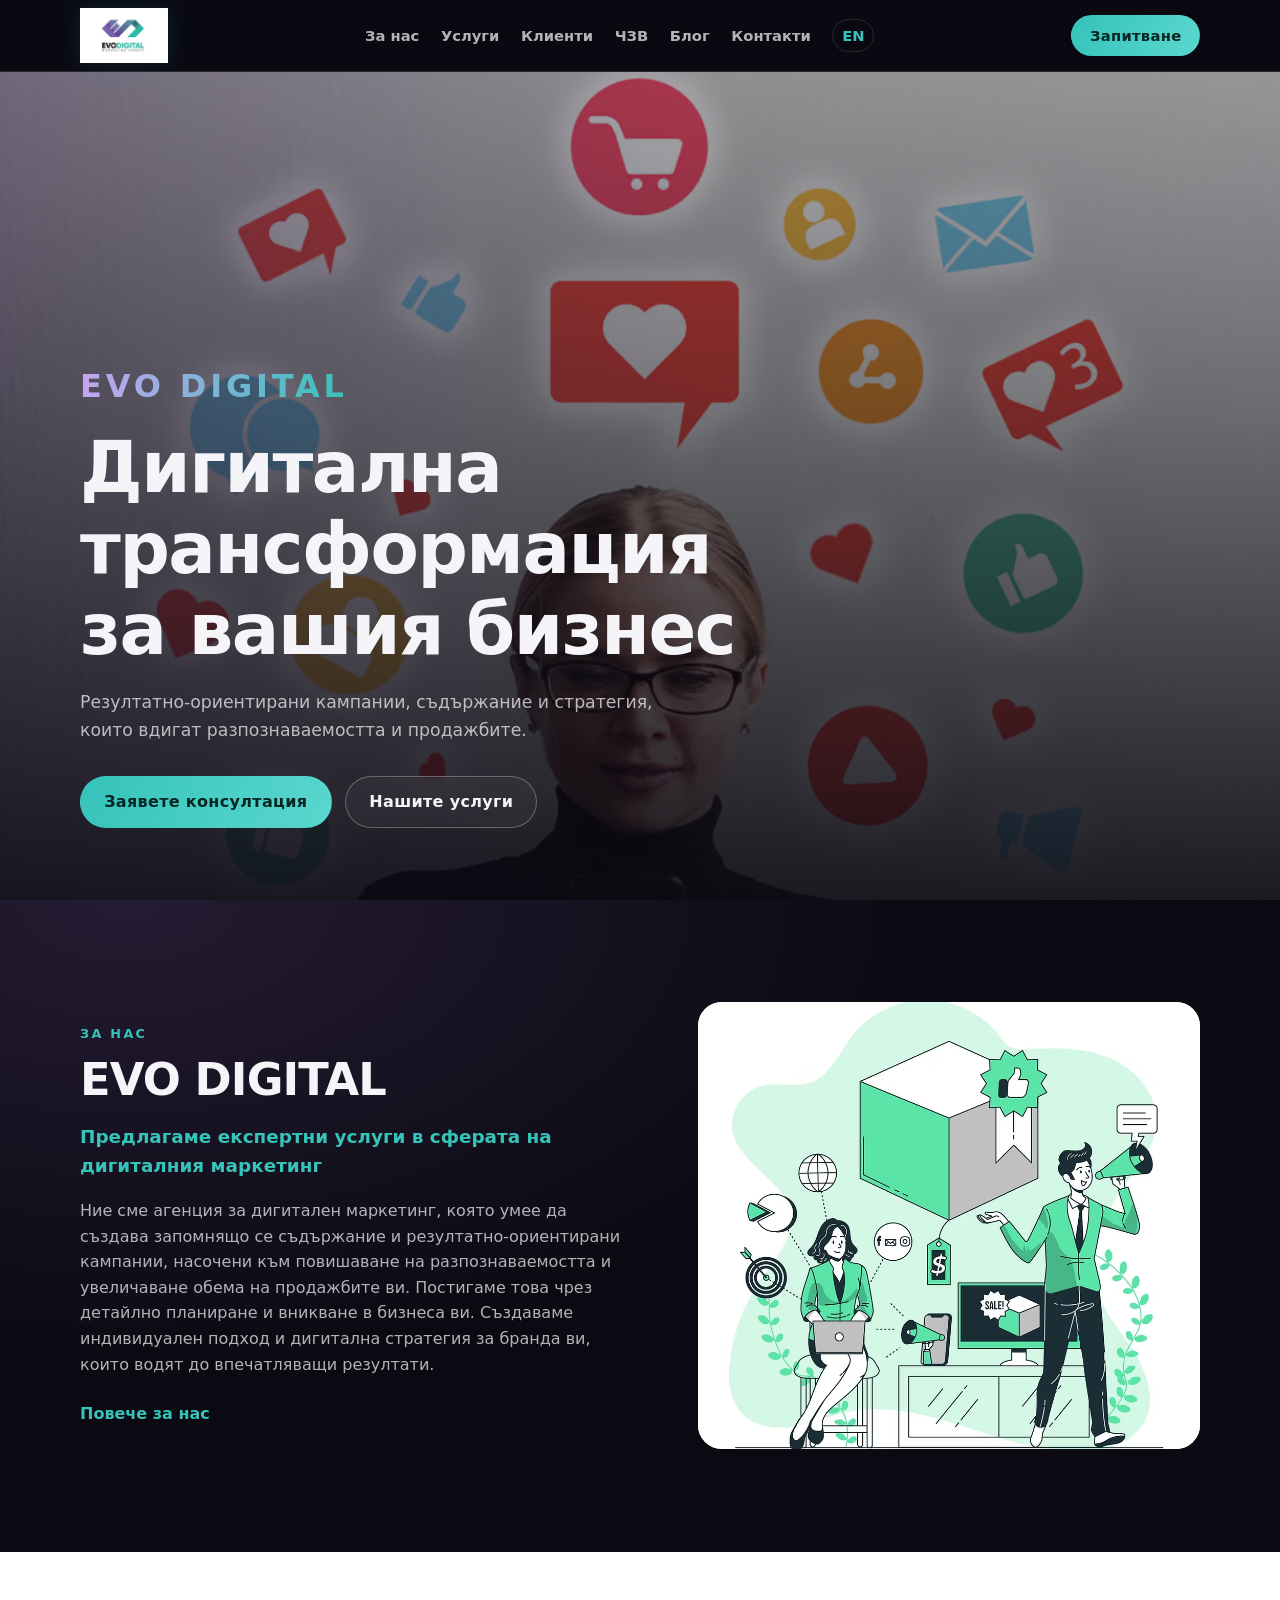
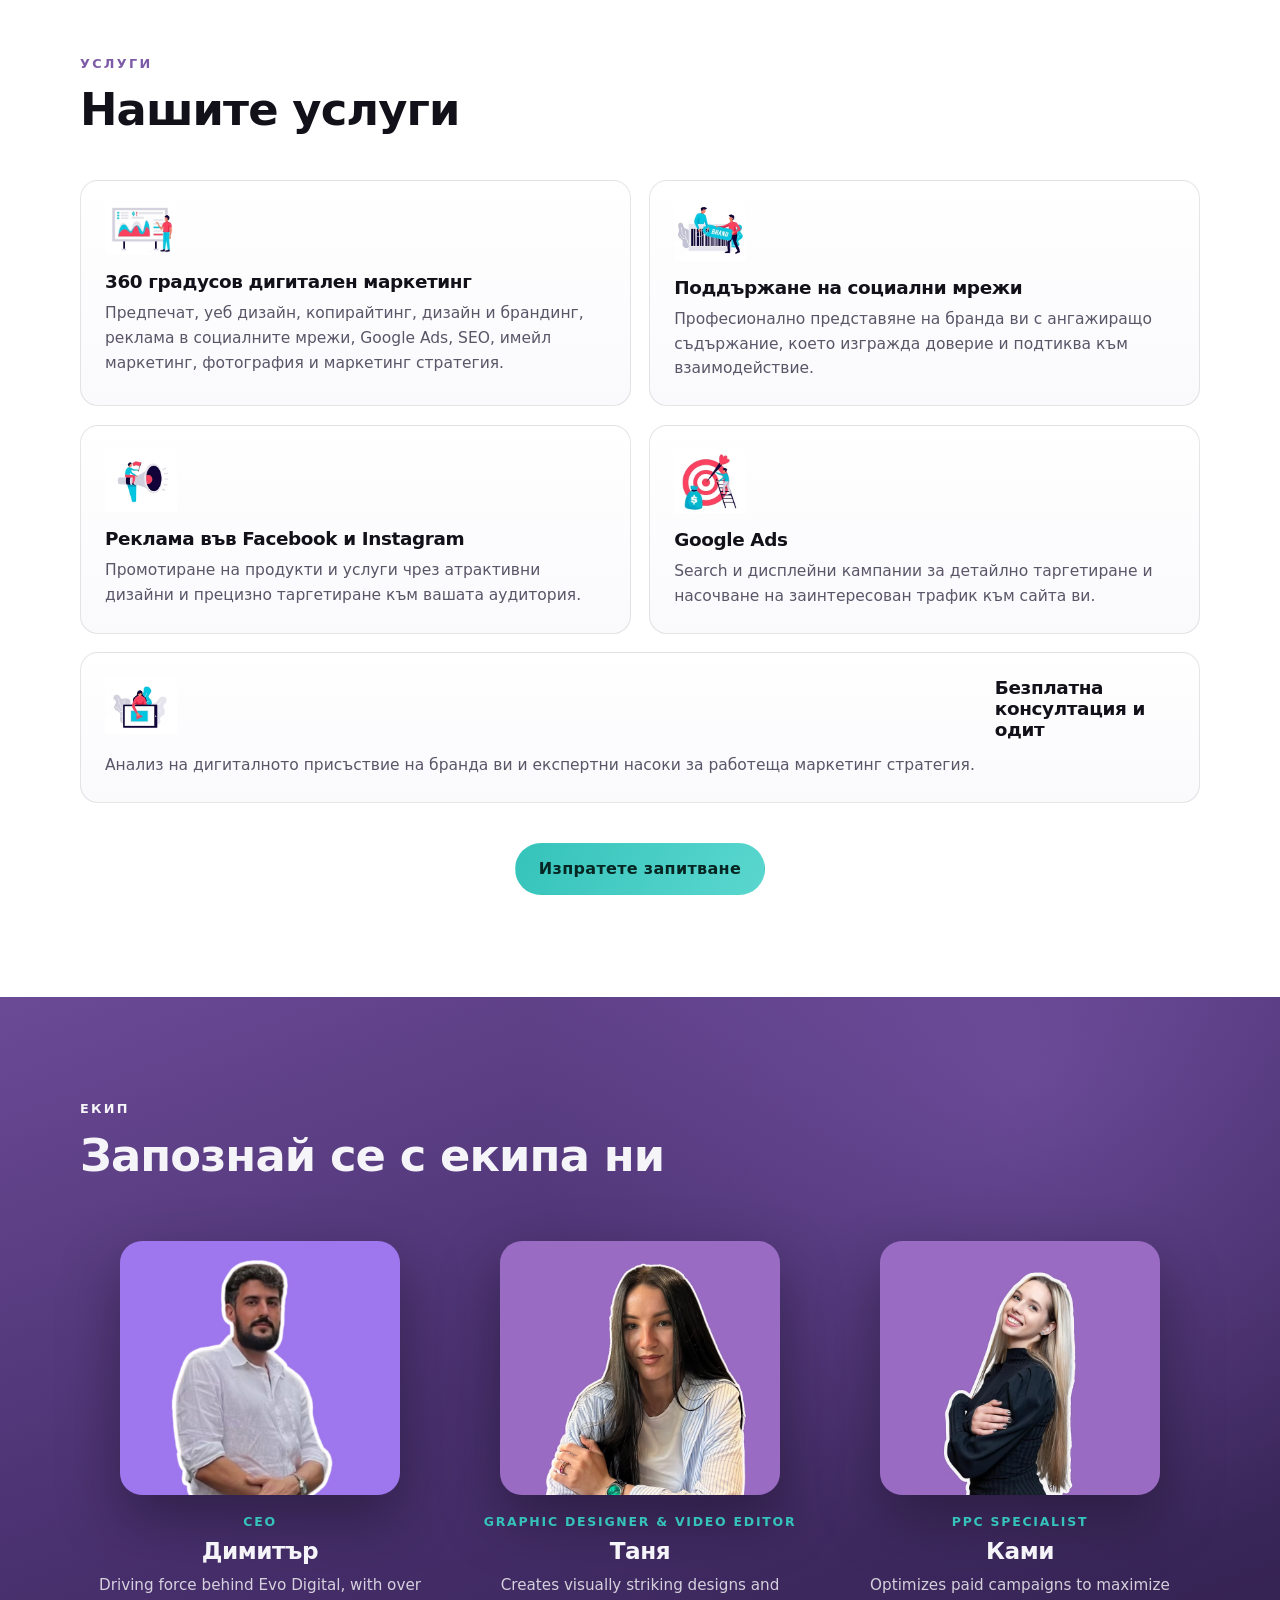
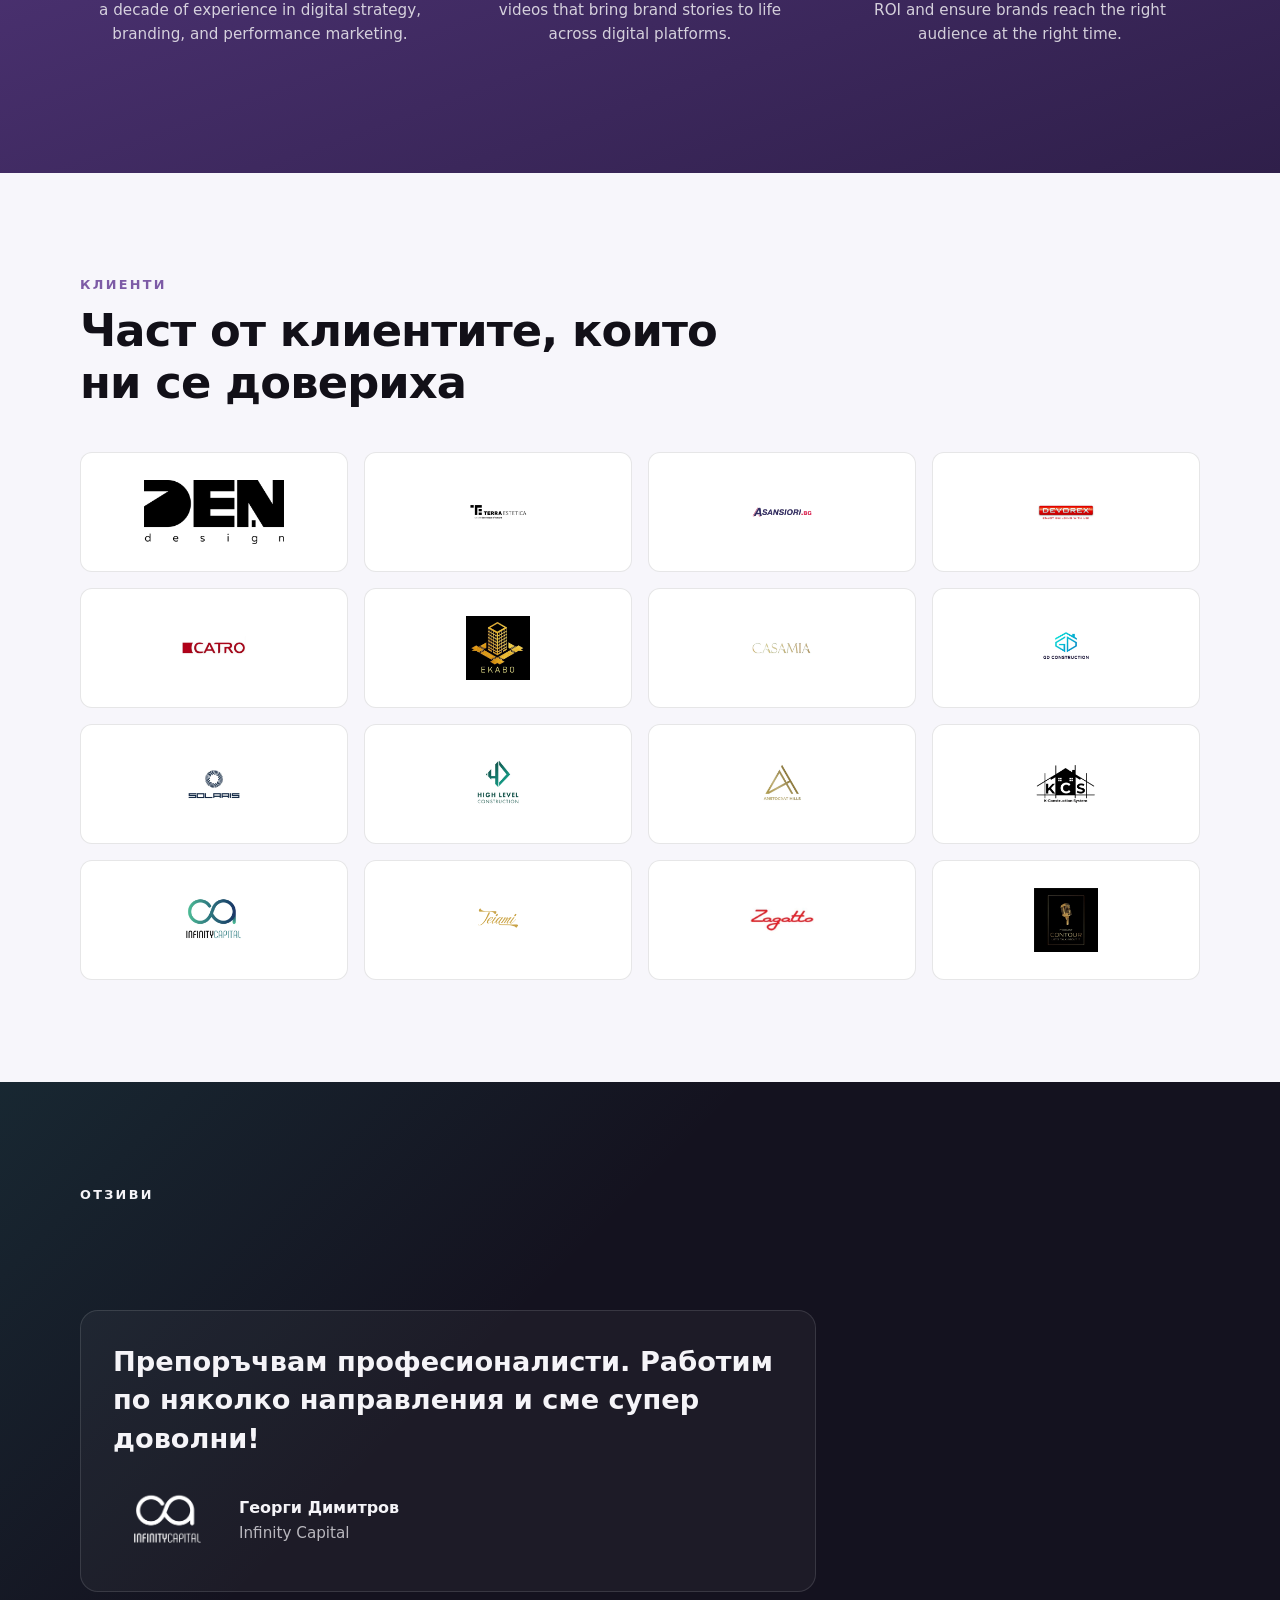
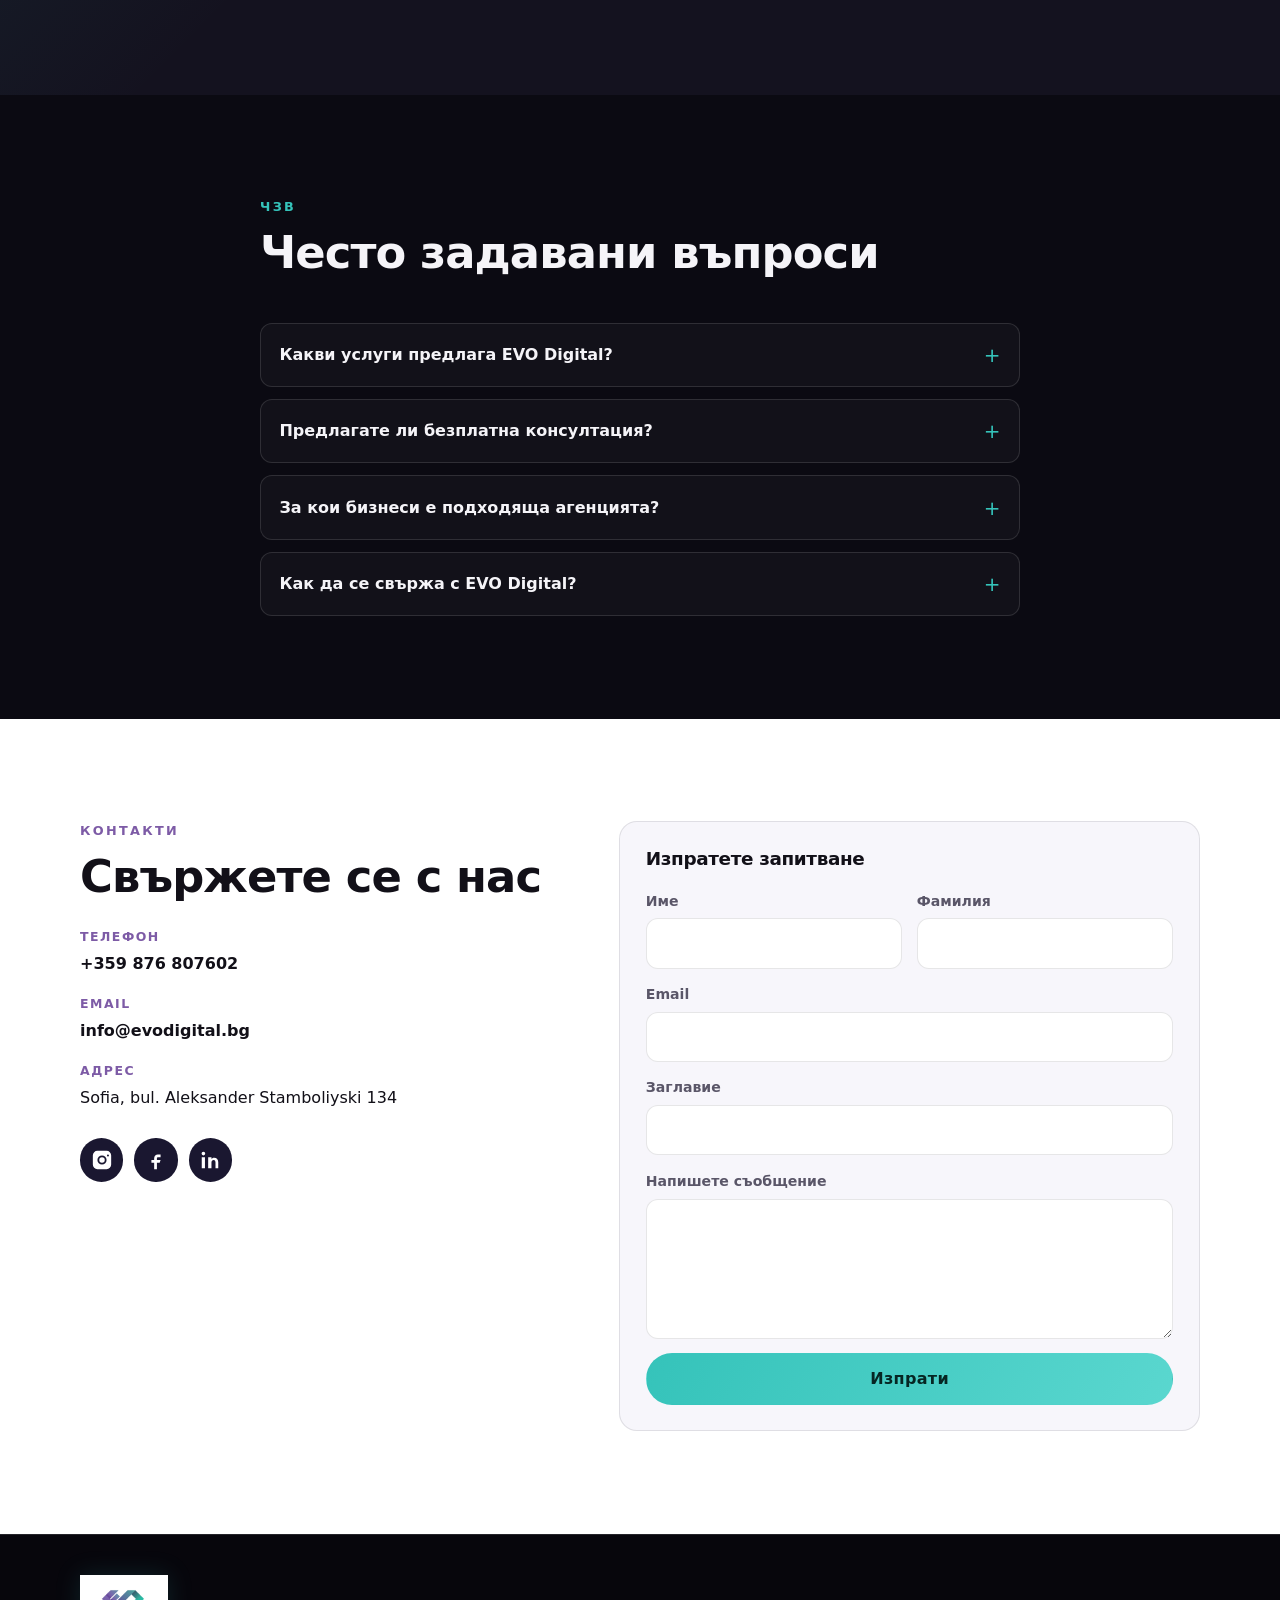
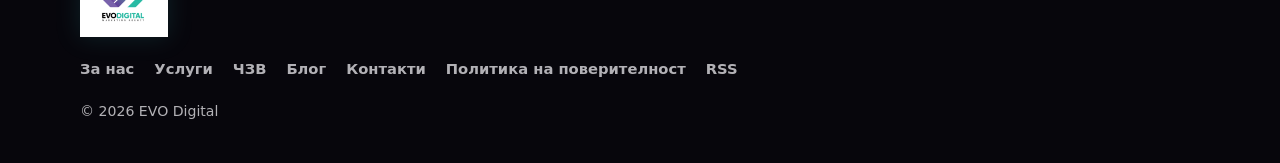
<file: index.html>
<!DOCTYPE html>
<html lang="bg">
<head>
  <meta charset="utf-8">
  <meta name="viewport" content="width=device-width, initial-scale=1">
  <title>Дигитална Маркетинг Агенция | EVO-DIGITAL</title>
  <meta name="description" content="EVO-Digital е дигитална маркетинг агенция, която предлага пълен спектър от професионални маркетинг услуги: поддържане на социални мрежи и съдържание онлайн, рекламни кампании, Google Ads, SEO и стратегия.">
  <link rel="canonical" href="https://www.evodigital.bg/">
  <link rel="alternate" hreflang="bg" href="https://www.evodigital.bg/">
  <link rel="alternate" hreflang="en" href="https://www.evodigital.bg/en">

  <!-- Favicon -->
  <link rel="icon" href="assets/images/brand/favicon.ico" sizes="any">
  <link rel="icon" type="image/png" sizes="32x32" href="assets/images/brand/favicon-32.png">
  <link rel="icon" type="image/png" sizes="48x48" href="assets/images/brand/favicon-48.png">
  <link rel="icon" type="image/png" sizes="192x192" href="assets/images/brand/favicon-192.png">
  <link rel="apple-touch-icon" sizes="180x180" href="assets/images/brand/apple-touch-icon.png">

  <!-- Open Graph -->
  <meta property="og:type" content="website">
  <meta property="og:locale" content="bg_BG">
  <meta property="og:site_name" content="EVO Digital">
  <meta property="og:title" content="Дигитална Маркетинг Агенция | EVO-DIGITAL">
  <meta property="og:description" content="EVO-Digital е дигитална маркетинг агенция за съдържание, реклама, Google Ads, SEO и стратегия.">
  <meta property="og:url" content="https://vuichovanio1.github.io/evodigital/">
  <meta property="og:image" content="https://vuichovanio1.github.io/evodigital/og.jpg">
  <meta property="og:image:secure_url" content="https://vuichovanio1.github.io/evodigital/og.jpg">
  <meta property="og:image:type" content="image/jpeg">
  <meta property="og:image:width" content="1200">
  <meta property="og:image:height" content="630">
  <meta property="og:image:alt" content="EVO Digital Marketing Agency">
  <link rel="image_src" href="https://vuichovanio1.github.io/evodigital/og.jpg">

  <!-- Twitter -->
  <meta name="twitter:card" content="summary_large_image">
  <meta name="twitter:title" content="Дигитална Маркетинг Агенция | EVO-DIGITAL">
  <meta name="twitter:description" content="EVO-Digital е дигитална маркетинг агенция за съдържание, реклама, Google Ads, SEO и стратегия.">
  <meta name="twitter:image" content="https://vuichovanio1.github.io/evodigital/og.jpg">

  <style id="critical">
    :root{--bg:#0b0a12;--text:#f5f4f8;--text-muted:rgba(245,244,248,.72);--teal:#35c3ba;--purple:#7d5ba6;--line:rgba(255,255,255,.12);--container:min(1120px,calc(100% - 2.5rem));--font:system-ui,sans-serif;--header-h:4.5rem;--ease:cubic-bezier(.22,1,.36,1)}
    *,*::before,*::after{box-sizing:border-box}html{scroll-behavior:smooth}
    body{margin:0;font-family:var(--font);color:var(--text);background:var(--bg);line-height:1.6}
    img{max-width:100%;height:auto;display:block}a{color:inherit;text-decoration:none}
    .container{width:var(--container);margin-inline:auto}
    .site-header{position:sticky;top:0;z-index:50;height:var(--header-h);background:rgba(11,10,18,.78);backdrop-filter:blur(16px)}
    .header-inner{height:100%;display:flex;align-items:center;justify-content:space-between;gap:1rem}
    .logo img{width:88px;height:auto}.nav{display:flex;gap:1.35rem}.nav a{font-size:.92rem;font-weight:600;color:var(--text-muted)}
    .btn{display:inline-flex;align-items:center;justify-content:center;min-height:3rem;padding:.75rem 1.45rem;border-radius:999px;border:1px solid transparent;font-weight:700}
    .btn-primary{background:linear-gradient(120deg,var(--teal),#5ad7cf);color:#062623}.btn-sm{min-height:2.5rem;padding:.5rem 1.1rem;font-size:.92rem}
    .btn-ghost{border-color:rgba(255,255,255,.28);color:var(--text);background:rgba(255,255,255,.04)}
    .nav-toggle{display:none}
    .hero{position:relative;min-height:min(92vh,880px);display:grid;align-items:end;overflow:hidden;isolation:isolate}
    .hero-media{position:absolute;inset:0;z-index:-1;background-color:#1a1430;background-image:radial-gradient(ellipse at 70% 20%,rgba(125,91,166,.45),transparent 55%),url("[data-uri]"),linear-gradient(160deg,#1a1430,#0b0a12 70%);background-size:auto,cover,auto;background-position:center,center 20%,center}
    .hero-media img{width:100%;height:100%;object-fit:cover;object-position:center 20%}
    .hero-scrim{position:absolute;inset:0;background:linear-gradient(180deg,rgba(11,10,18,.4),rgba(11,10,18,.58) 40%,rgba(11,10,18,.94))}
    .hero-content{padding:7rem 0 4.5rem}
    .brand-mark{margin:0 0 1rem;font-size:clamp(1.4rem,3vw,2rem);font-weight:800;letter-spacing:.12em;background:linear-gradient(90deg,#c4a5ef,var(--teal));-webkit-background-clip:text;background-clip:text;color:transparent}
    h1{font-size:clamp(2.4rem,6vw,4.4rem);font-weight:800;max-width:14ch;line-height:1.15;margin:0;letter-spacing:-.02em}
    .hero-lead{margin-top:1.15rem;max-width:36rem;font-size:1.08rem;color:var(--text-muted)}
    .hero-cta{display:flex;flex-wrap:wrap;gap:.85rem;margin-top:2rem}
    .hero .reveal{opacity:1;transform:none}
    @media(max-width:960px){.nav{display:none}.nav-toggle{display:grid;width:2.6rem;height:2.6rem;border:1px solid var(--line);border-radius:50%;background:0 0;place-items:center}}
    @media(max-width:640px){.header-actions .btn{display:none}}
  </style>
  <!-- LCP hero — mobile gets 720 AVIF (~15KB); desktop 1080 -->
  <link
    rel="preload"
    as="image"
    type="image/avif"
    href="assets/images/hero/hero-social-marketing-720.avif"
    media="(max-width: 767px)"
    fetchpriority="high">
  <link
    rel="preload"
    as="image"
    type="image/avif"
    href="assets/images/hero/hero-social-marketing-1080.avif"
    media="(min-width: 768px)"
    fetchpriority="high">
  <link rel="stylesheet" href="css/styles.css">
</head>
<body>
  <a class="skip-link" href="#main">Към съдържанието</a>

  <header class="site-header" id="top">
    <div class="container header-inner">
      <a class="logo" href="#top" aria-label="EVO Digital — начало">
        <picture>
          <source srcset="assets/images/brand/logo-evodigital.avif" type="image/avif">
          <source srcset="assets/images/brand/logo-evodigital.webp" type="image/webp">
          <img src="assets/images/brand/logo-evodigital.png" alt="EVO Digital Marketing Agency" width="160" height="113" decoding="async">
        </picture>
      </a>

      <nav class="nav" id="site-nav" aria-label="Основна навигация">
        <a href="#about">За нас</a>
        <a href="#services">Услуги</a>
        <a href="https://www.evodigital.bg/%D0%BA%D0%BB%D0%B8%D0%B5%D0%BD%D1%82%D0%B8">Клиенти</a>
        <a href="#faq">ЧЗВ</a>
        <a href="https://www.evodigital.bg/blog">Блог</a>
        <a href="#contact">Контакти</a>
        <a class="nav-lang" href="https://www.evodigital.bg/en" hreflang="en">EN</a>
      </nav>

      <div class="header-actions">
        <a class="btn btn-primary btn-sm" href="#contact">Запитване</a>
        <button class="nav-toggle" type="button" aria-expanded="false" aria-controls="site-nav" aria-label="Меню">
          <span></span><span></span><span></span>
        </button>
      </div>
    </div>
  </header>

  <main id="main">
    <section class="hero" aria-labelledby="hero-title">
      <div class="hero-media" aria-hidden="true">
        <picture>
          <source
            media="(max-width: 767px)"
            type="image/avif"
            srcset="assets/images/hero/hero-social-marketing-480.avif 1x, assets/images/hero/hero-social-marketing-720.avif 2x">
          <source
            media="(max-width: 767px)"
            type="image/webp"
            srcset="assets/images/hero/hero-social-marketing-480.webp 1x, assets/images/hero/hero-social-marketing-720.webp 2x">
          <source
            media="(min-width: 768px)"
            type="image/avif"
            srcset="assets/images/hero/hero-social-marketing-720.avif 720w, assets/images/hero/hero-social-marketing-1080.avif 1080w"
            sizes="100vw">
          <source
            media="(min-width: 768px)"
            type="image/webp"
            srcset="assets/images/hero/hero-social-marketing-720.webp 720w, assets/images/hero/hero-social-marketing-1080.webp 1080w"
            sizes="100vw">
          <img
            class="hero-photo"
            src="assets/images/hero/hero-social-marketing-720.webp"
            alt=""
            width="720"
            height="960"
            fetchpriority="high"
            decoding="async">
        </picture>
        <div class="hero-scrim"></div>
      </div>
      <div class="container hero-content">
        <p class="brand-mark reveal">EVO DIGITAL</p>
        <h1 id="hero-title" class="reveal reveal-delay-1">Дигитална трансформация за вашия бизнес</h1>
        <p class="hero-lead reveal reveal-delay-2">Резултатно-ориентирани кампании, съдържание и стратегия, които вдигат разпознаваемостта и продажбите.</p>
        <div class="hero-cta reveal reveal-delay-3">
          <a class="btn btn-primary" href="#contact">Заявете консултация</a>
          <a class="btn btn-ghost" href="#services">Нашите услуги</a>
        </div>
      </div>
    </section>

    <section class="about section" id="about" aria-labelledby="about-title">
      <div class="container about-grid">
        <div class="about-copy">
          <p class="eyebrow reveal">За нас</p>
          <h2 id="about-title" class="reveal">EVO DIGITAL</h2>
          <p class="about-tagline reveal">Предлагаме експертни услуги в сферата на дигиталния маркетинг</p>
          <p class="reveal">Ние сме агенция за дигитален маркетинг, която умее да създава запомнящо се съдържание и резултатно-ориентирани кампании, насочени към повишаване на разпознаваемостта и увеличаване обема на продажбите ви. Постигаме това чрез детайлно планиране и вникване в бизнеса ви. Създаваме индивидуален подход и дигитална стратегия за бранда ви, които водят до впечатляващи резултати.</p>
          <a class="text-link reveal" href="https://www.evodigital.bg/%D0%B7%D0%B0-%D0%BD%D0%B0%D1%81">Повече за нас</a>
        </div>
        <div class="about-visual reveal">
          <picture>
            <source srcset="assets/images/hero/illustration-marketing.avif" type="image/avif">
            <source srcset="assets/images/hero/illustration-marketing.webp" type="image/webp">
            <img src="assets/images/hero/illustration-marketing.webp" alt="Дигитален маркетинг и бранд промоция" width="600" height="600" loading="lazy" decoding="async">
          </picture>
        </div>
      </div>
    </section>

    <section class="services section" id="services" aria-labelledby="services-title">
      <div class="container">
        <div class="section-head">
          <p class="eyebrow reveal">Услуги</p>
          <h2 id="services-title" class="reveal">Нашите услуги</h2>
        </div>
        <div class="services-grid">
          <article class="service-card reveal">
            <picture>
              <source srcset="assets/images/services/service-360.avif" type="image/avif">
              <img src="assets/images/services/service-360.jpg" alt="" width="120" height="85" loading="lazy" decoding="async">
            </picture>
            <h3>360 градусов дигитален маркетинг</h3>
            <p>Предпечат, уеб дизайн, копирайтинг, дизайн и брандинг, реклама в социалните мрежи, Google Ads, SEO, имейл маркетинг, фотография и маркетинг стратегия.</p>
          </article>
          <article class="service-card reveal">
            <picture>
              <source srcset="assets/images/services/service-social-manage.avif" type="image/avif">
              <img src="assets/images/services/service-social-manage.jpg" alt="" width="120" height="94" loading="lazy" decoding="async">
            </picture>
            <h3>Поддържане на социални мрежи</h3>
            <p>Професионално представяне на бранда ви с ангажиращо съдържание, което изгражда доверие и подтиква към взаимодействие.</p>
          </article>
          <article class="service-card reveal">
            <picture>
              <source srcset="assets/images/services/service-social-ads.avif" type="image/avif">
              <img src="assets/images/services/service-social-ads.jpg" alt="" width="120" height="104" loading="lazy" decoding="async">
            </picture>
            <h3>Реклама във Facebook и Instagram</h3>
            <p>Промотиране на продукти и услуги чрез атрактивни дизайни и прецизно таргетиране към вашата аудитория.</p>
          </article>
          <article class="service-card reveal">
            <picture>
              <source srcset="assets/images/services/service-google-ads.avif" type="image/avif">
              <img src="assets/images/services/service-google-ads.jpg" alt="" width="120" height="105" loading="lazy" decoding="async">
            </picture>
            <h3>Google Ads</h3>
            <p>Search и дисплейни кампании за детайлно таргетиране и насочване на заинтересован трафик към сайта ви.</p>
          </article>
          <article class="service-card reveal service-card-wide">
            <picture>
              <source srcset="assets/images/services/service-consult.avif" type="image/avif">
              <img src="assets/images/services/service-consult.jpg" alt="" width="120" height="94" loading="lazy" decoding="async">
            </picture>
            <h3>Безплатна консултация и одит</h3>
            <p>Анализ на дигиталното присъствие на бранда ви и експертни насоки за работеща маркетинг стратегия.</p>
          </article>
        </div>
        <div class="section-cta reveal">
          <a class="btn btn-primary" href="#contact">Изпратете запитване</a>
        </div>
      </div>
    </section>

    <section class="team section" id="team" aria-labelledby="team-title">
      <div class="container">
        <div class="section-head section-head-light">
          <p class="eyebrow reveal">Екип</p>
          <h2 id="team-title" class="reveal">Запознай се с екипа ни</h2>
        </div>
        <div class="team-grid">
          <article class="team-card reveal">
            <picture>
              <source srcset="assets/images/team/dimitar-ceo.avif" type="image/avif">
              <source srcset="assets/images/team/dimitar-ceo.webp" type="image/webp">
              <img src="assets/images/team/dimitar-ceo.webp" alt="Димитър — CEO" width="400" height="400" loading="lazy" decoding="async">
            </picture>
            <p class="role">CEO</p>
            <h3>Димитър</h3>
            <p>Driving force behind Evo Digital, with over a decade of experience in digital strategy, branding, and performance marketing.</p>
          </article>
          <article class="team-card reveal">
            <picture>
              <source srcset="assets/images/team/tanya-designer.avif" type="image/avif">
              <source srcset="assets/images/team/tanya-designer.webp" type="image/webp">
              <img src="assets/images/team/tanya-designer.webp" alt="Таня — Graphic Designer and Video Editor" width="400" height="400" loading="lazy" decoding="async">
            </picture>
            <p class="role">Graphic Designer &amp; Video Editor</p>
            <h3>Таня</h3>
            <p>Creates visually striking designs and videos that bring brand stories to life across digital platforms.</p>
          </article>
          <article class="team-card reveal">
            <picture>
              <source srcset="assets/images/team/kami-ppc.avif" type="image/avif">
              <source srcset="assets/images/team/kami-ppc.webp" type="image/webp">
              <img src="assets/images/team/kami-ppc.webp" alt="Ками — PPC Specialist" width="400" height="400" loading="lazy" decoding="async">
            </picture>
            <p class="role">PPC Specialist</p>
            <h3>Ками</h3>
            <p>Optimizes paid campaigns to maximize ROI and ensure brands reach the right audience at the right time.</p>
          </article>
        </div>
      </div>
    </section>

    <section class="clients section" id="clients" aria-labelledby="clients-title">
      <div class="container">
        <div class="section-head">
          <p class="eyebrow reveal">Клиенти</p>
          <h2 id="clients-title" class="reveal">Част от клиентите, които ни се довериха</h2>
        </div>
        <ul class="clients-grid">
          <li class="reveal"><a href="https://dendesign.bg/" target="_blank" rel="noopener noreferrer"><img src="assets/images/clients/den-design.webp" alt="DEN Design" width="180" height="82" loading="lazy" decoding="async"></a></li>
          <li class="reveal"><a href="https://terraestetica.net/" target="_blank" rel="noopener noreferrer"><img src="assets/images/clients/terra-estetica.webp" alt="Terra Estetica" width="160" height="160" loading="lazy" decoding="async"></a></li>
          <li class="reveal"><a href="https://asansiori.bg/" target="_blank" rel="noopener noreferrer"><img src="assets/images/clients/asansiori.webp" alt="Asansiori.bg" width="160" height="160" loading="lazy" decoding="async"></a></li>
          <li class="reveal"><a href="https://devorex.com/" target="_blank" rel="noopener noreferrer"><img src="assets/images/clients/devorex.webp" alt="Devorex" width="160" height="160" loading="lazy" decoding="async"></a></li>
          <li class="reveal"><a href="https://catrobg.com/" target="_blank" rel="noopener noreferrer"><img src="assets/images/clients/catro.webp" alt="Catro" width="160" height="160" loading="lazy" decoding="async"></a></li>
          <li class="reveal"><a href="https://ekabo.bg/" target="_blank" rel="noopener noreferrer"><img src="assets/images/clients/ekabo.webp" alt="Ekabo" width="160" height="160" loading="lazy" decoding="async"></a></li>
          <li class="reveal"><a href="https://casamia.bg/" target="_blank" rel="noopener noreferrer"><img src="assets/images/clients/casamia.webp" alt="Casamia" width="160" height="160" loading="lazy" decoding="async"></a></li>
          <li class="reveal"><a href="https://gdconstruction.bg/" target="_blank" rel="noopener noreferrer"><img src="assets/images/clients/gd-construction.webp" alt="GD Construction" width="160" height="160" loading="lazy" decoding="async"></a></li>
          <li class="reveal"><a href="https://sei.bg/" target="_blank" rel="noopener noreferrer"><img src="assets/images/clients/solaris.webp" alt="Solaris" width="160" height="160" loading="lazy" decoding="async"></a></li>
          <li class="reveal"><a href="https://www.facebook.com/profile.php?id=100064103261411" target="_blank" rel="noopener noreferrer"><img src="assets/images/clients/high-level-construction.webp" alt="High Level Construction" width="160" height="160" loading="lazy" decoding="async"></a></li>
          <li class="reveal"><a href="https://aristocrathills.com/" target="_blank" rel="noopener noreferrer"><img src="assets/images/clients/aristocrat-hills.webp" alt="Aristocrat Hills" width="160" height="160" loading="lazy" decoding="async"></a></li>
          <li class="reveal"><a href="https://www.kconstructionsystem.com/" target="_blank" rel="noopener noreferrer"><img src="assets/images/clients/kcs-construction.webp" alt="KCS Construction System" width="160" height="160" loading="lazy" decoding="async"></a></li>
          <li class="reveal"><a href="https://infinitycapital.bg/" target="_blank" rel="noopener noreferrer"><img src="assets/images/clients/infinity-capital.webp" alt="Infinity Capital" width="160" height="160" loading="lazy" decoding="async"></a></li>
          <li class="reveal"><a href="https://www.teiami.bg/" target="_blank" rel="noopener noreferrer"><img src="assets/images/clients/teiami.webp" alt="Teiami" width="160" height="160" loading="lazy" decoding="async"></a></li>
          <li class="reveal"><a href="https://zagatto.com/" target="_blank" rel="noopener noreferrer"><img src="assets/images/clients/zagatto.webp" alt="Zagatto" width="160" height="160" loading="lazy" decoding="async"></a></li>
          <li class="reveal"><a href="https://www.youtube.com/@CONTOURPODCAST" target="_blank" rel="noopener noreferrer"><img src="assets/images/clients/contour-podcast.webp" alt="Contour Podcast" width="160" height="160" loading="lazy" decoding="async"></a></li>
        </ul>
      </div>
    </section>

    <section class="reviews section" id="reviews" aria-labelledby="reviews-title">
      <div class="container">
        <div class="section-head section-head-light">
          <p class="eyebrow reveal">Отзиви</p>
          <h2 id="reviews-title" class="reveal">Какво казват клиентите</h2>
        </div>
        <div class="review-slider reveal" data-slider>
          <blockquote class="review is-active">
            <p>Препоръчвам професионалисти. Работим по няколко направления и сме супер доволни!</p>
            <footer>
              <img src="assets/images/clients/infinity-capital-white.webp" alt="" width="126" height="52" loading="lazy" decoding="async">
              <div>
                <strong>Георги Димитров</strong>
                <span><a href="https://infinitycapital.bg/" target="_blank" rel="noopener noreferrer">Infinity Capital</a></span>
              </div>
            </footer>
          </blockquote>
        </div>
      </div>
    </section>

    <section class="faq section" id="faq" aria-labelledby="faq-title">
      <div class="container faq-wrap">
        <div class="section-head">
          <p class="eyebrow reveal">ЧЗВ</p>
          <h2 id="faq-title" class="reveal">Често задавани въпроси</h2>
        </div>
        <div class="faq-list">
          <details class="faq-item reveal">
            <summary>Какви услуги предлага EVO Digital?</summary>
            <p>Предлагаме 360 градусов дигитален маркетинг: поддържане на социални мрежи, реклама във Facebook и Instagram, Google Ads, SEO, уеб дизайн, брандинг, копирайтинг, имейл маркетинг и маркетинг стратегия.</p>
          </details>
          <details class="faq-item reveal">
            <summary>Предлагате ли безплатна консултация?</summary>
            <p>Да. Предлагаме безплатна консултация и одит на дигиталното присъствие на бранда ви, с експертни насоки за работеща маркетинг стратегия.</p>
          </details>
          <details class="faq-item reveal">
            <summary>За кои бизнеси е подходяща агенцията?</summary>
            <p>Работим с компании от различни сектори — строителство, недвижими имоти, търговия, услуги и други, които искат по-висока разпознаваемост и повече продажби онлайн.</p>
          </details>
          <details class="faq-item reveal">
            <summary>Как да се свържа с EVO Digital?</summary>
            <p>Пишете на <a href="mailto:info@evodigital.bg">info@evodigital.bg</a>, обадете се на <a href="tel:+359876807602">+359 876 807602</a> или попълнете формата за запитване. Офис: София, бул. Александър Стамболийски 134.</p>
          </details>
        </div>
      </div>
    </section>

    <section class="contact section" id="contact" aria-labelledby="contact-title">
      <div class="container contact-grid">
        <div class="contact-info">
          <p class="eyebrow reveal">Контакти</p>
          <h2 id="contact-title" class="reveal">Свържете се с нас</h2>
          <ul class="contact-list reveal">
            <li>
              <span>Телефон</span>
              <a href="tel:+359876807602">+359 876 807602</a>
            </li>
            <li>
              <span>Email</span>
              <a href="mailto:info@evodigital.bg">info@evodigital.bg</a>
            </li>
            <li>
              <span>Адрес</span>
              <p>Sofia, bul. Aleksander Stamboliyski 134</p>
            </li>
          </ul>
          <div class="social reveal">
            <a href="https://www.instagram.com/evodigital.bg/" target="_blank" rel="noopener noreferrer" aria-label="Instagram">
              <svg viewBox="0 0 24 24" width="22" height="22" aria-hidden="true"><path fill="currentColor" d="M7 2h10a5 5 0 0 1 5 5v10a5 5 0 0 1-5 5H7a5 5 0 0 1-5-5V7a5 5 0 0 1 5-5zm5 5a5 5 0 1 0 0 10 5 5 0 0 0 0-10zm6.5-.9a1.1 1.1 0 1 0 0 2.2 1.1 1.1 0 0 0 0-2.2zM12 9a3 3 0 1 1 0 6 3 3 0 0 1 0-6z"/></svg>
            </a>
            <a href="https://www.facebook.com/evodigitalbg" target="_blank" rel="noopener noreferrer" aria-label="Facebook">
              <svg viewBox="0 0 24 24" width="22" height="22" aria-hidden="true"><path fill="currentColor" d="M14 9h3V6h-3c-2.2 0-4 1.8-4 4v2H7v3h3v7h3v-7h3l1-3h-4v-2c0-.6.4-1 1-1z"/></svg>
            </a>
            <a href="https://www.linkedin.com/company/digital-agency-evo/" target="_blank" rel="noopener noreferrer" aria-label="LinkedIn">
              <svg viewBox="0 0 24 24" width="22" height="22" aria-hidden="true"><path fill="currentColor" d="M6.5 9H3v12h3.5V9zM4.8 3A2 2 0 1 0 4.8 7a2 2 0 0 0 0-4zM21 14.5c0-3-1.6-5-4.4-5-1.5 0-2.5.7-3 1.4V9.1H10v11.8h3.6v-6.3c0-1.7.9-2.7 2.3-2.7 1.3 0 2.1.9 2.1 2.7v6.3H21v-6.4z"/></svg>
            </a>
          </div>
        </div>

        <form class="contact-form reveal" id="contact-form" action="#" method="post">
          <h3>Изпратете запитване</h3>
          <div class="form-row">
            <label>
              Име
              <input type="text" name="first_name" autocomplete="given-name" required>
            </label>
            <label>
              Фамилия
              <input type="text" name="last_name" autocomplete="family-name" required>
            </label>
          </div>
          <label>
            Email
            <input type="email" name="email" autocomplete="email" required>
          </label>
          <label>
            Заглавие
            <input type="text" name="subject" required>
          </label>
          <label>
            Напишете съобщение
            <textarea name="message" rows="5" required></textarea>
          </label>
          <button class="btn btn-primary" type="submit">Изпрати</button>
          <p class="form-note" id="form-note" hidden>Благодарим! Отваряме вашия имейл клиент…</p>
        </form>
      </div>
    </section>
  </main>

  <footer class="site-footer">
    <div class="container footer-inner">
      <a class="logo logo-footer" href="#top" aria-label="EVO Digital">
        <img src="assets/images/brand/logo-evodigital.webp" alt="EVO Digital" width="120" height="85" loading="lazy" decoding="async">
      </a>
      <nav class="footer-nav" aria-label="Футър">
        <a href="#about">За нас</a>
        <a href="#services">Услуги</a>
        <a href="#faq">ЧЗВ</a>
        <a href="https://www.evodigital.bg/blog">Блог</a>
        <a href="#contact">Контакти</a>
        <a href="https://www.evodigital.bg/%D0%BF%D0%BE%D0%BB%D0%B8%D1%82%D0%B8%D0%BA%D0%B0-%D0%BD%D0%B0-%D0%BF%D0%BE%D0%B2%D0%B5%D1%80%D0%B8%D1%82%D0%B5%D0%BB%D0%BD%D0%BE%D1%81%D1%82">Политика на поверителност</a>
        <a href="https://www.evodigital.bg/blog-feed.xml">RSS</a>
      </nav>
      <p class="copyright">© 2026 EVO Digital</p>
    </div>
  </footer>

  

  <script type="application/ld+json">
  {
    "@context": "https://schema.org",
    "@graph": [
      {
        "@type": ["ProfessionalService", "Organization"],
        "@id": "https://www.evodigital.bg/#organization",
        "name": "EVO Digital",
        "legalName": "Evo Digital Ltd",
        "alternateName": ["EVO-DIGITAL", "Evo Digital Marketing Agency"],
        "url": "https://www.evodigital.bg/",
        "logo": {
          "@type": "ImageObject",
          "@id": "https://www.evodigital.bg/#logo",
          "url": "https://www.evodigital.bg/assets/images/brand/logo-evodigital.png",
          "contentUrl": "https://www.evodigital.bg/assets/images/brand/logo-evodigital.png",
          "caption": "EVO Digital Marketing Agency"
        },
        "image": [
          "https://www.evodigital.bg/assets/images/brand/og-image.jpg",
          "https://www.evodigital.bg/assets/images/brand/logo-evodigital.png"
        ],
        "description": "Дигитална маркетинг агенция за съдържание, реклама в социални мрежи, Google Ads, SEO, брандинг и маркетинг стратегия.",
        "email": "info@evodigital.bg",
        "telephone": "+359-876-807-602",
        "address": {
          "@type": "PostalAddress",
          "streetAddress": "bul. Aleksander Stamboliyski 134",
          "addressLocality": "Sofia",
          "addressCountry": "BG"
        },
        "areaServed": [
          { "@type": "City", "name": "Sofia" },
          { "@type": "Country", "name": "Bulgaria" }
        ],
        "contactPoint": [
          {
            "@type": "ContactPoint",
            "contactType": "customer service",
            "telephone": "+359-876-807-602",
            "email": "info@evodigital.bg",
            "availableLanguage": ["Bulgarian", "English"],
            "areaServed": "BG"
          }
        ],
        "sameAs": [
          "https://www.facebook.com/evodigitalbg",
          "https://www.instagram.com/evodigital.bg/",
          "https://www.linkedin.com/company/digital-agency-evo/"
        ],
        "knowsAbout": [
          "Digital marketing",
          "Social media marketing",
          "Facebook Ads",
          "Instagram Ads",
          "Google Ads",
          "SEO",
          "Content marketing",
          "Branding",
          "Web design",
          "Copywriting",
          "Email marketing",
          "Marketing strategy",
          "Performance marketing",
          "Дигитален маркетинг",
          "Реклама в социални мрежи",
          "Маркетинг стратегия"
        ],
        "hasOfferCatalog": {
          "@type": "OfferCatalog",
          "name": "Дигитални маркетинг услуги",
          "itemListElement": [
            {
              "@type": "Offer",
              "itemOffered": {
                "@type": "Service",
                "@id": "https://www.evodigital.bg/#service-360",
                "name": "360 градусов дигитален маркетинг",
                "description": "Предпечат, уеб дизайн, копирайтинг, дизайн и брандинг, реклама в социалните мрежи, Google Ads, SEO, имейл маркетинг, фотография и маркетинг стратегия.",
                "provider": { "@id": "https://www.evodigital.bg/#organization" },
                "areaServed": "BG"
              }
            },
            {
              "@type": "Offer",
              "itemOffered": {
                "@type": "Service",
                "@id": "https://www.evodigital.bg/#service-social",
                "name": "Поддържане на социални мрежи",
                "description": "Професионално представяне на бранда с ангажиращо съдържание в социалните мрежи.",
                "provider": { "@id": "https://www.evodigital.bg/#organization" }
              }
            },
            {
              "@type": "Offer",
              "itemOffered": {
                "@type": "Service",
                "@id": "https://www.evodigital.bg/#service-paid-social",
                "name": "Реклама във Facebook и Instagram",
                "description": "Платени кампании в Meta за промоция на продукти и услуги и повишаване на разпознаваемостта.",
                "provider": { "@id": "https://www.evodigital.bg/#organization" }
              }
            },
            {
              "@type": "Offer",
              "itemOffered": {
                "@type": "Service",
                "@id": "https://www.evodigital.bg/#service-google-ads",
                "name": "Google Ads",
                "description": "Search и дисплейни кампании за таргетиране на заинтересован трафик към уебсайта.",
                "provider": { "@id": "https://www.evodigital.bg/#organization" }
              }
            },
            {
              "@type": "Offer",
              "itemOffered": {
                "@type": "Service",
                "@id": "https://www.evodigital.bg/#service-audit",
                "name": "Безплатна консултация и одит",
                "description": "Анализ на дигиталното присъствие и насоки за работеща маркетинг стратегия.",
                "provider": { "@id": "https://www.evodigital.bg/#organization" }
              }
            }
          ]
        },
        "employee": [
          { "@id": "https://www.evodigital.bg/#person-dimitar" },
          { "@id": "https://www.evodigital.bg/#person-tanya" },
          { "@id": "https://www.evodigital.bg/#person-kami" }
        ],
        "review": { "@id": "https://www.evodigital.bg/#review-infinity" }
      },
      {
        "@type": "Person",
        "@id": "https://www.evodigital.bg/#person-dimitar",
        "name": "Димитър",
        "jobTitle": "CEO",
        "description": "Driving force behind Evo Digital, with over a decade of experience in digital strategy, branding, and performance marketing.",
        "image": "https://www.evodigital.bg/assets/images/team/dimitar-ceo.webp",
        "worksFor": { "@id": "https://www.evodigital.bg/#organization" },
        "knowsAbout": ["Digital strategy", "Branding", "Performance marketing"]
      },
      {
        "@type": "Person",
        "@id": "https://www.evodigital.bg/#person-tanya",
        "name": "Таня",
        "jobTitle": "Graphic Designer and Video Editor",
        "description": "Creates visually striking designs and videos that bring brand stories to life across digital platforms.",
        "image": "https://www.evodigital.bg/assets/images/team/tanya-designer.webp",
        "worksFor": { "@id": "https://www.evodigital.bg/#organization" },
        "knowsAbout": ["Graphic design", "Video editing", "Brand storytelling"]
      },
      {
        "@type": "Person",
        "@id": "https://www.evodigital.bg/#person-kami",
        "name": "Ками",
        "jobTitle": "PPC Specialist",
        "description": "Optimizes paid campaigns to maximize ROI and ensure brands reach the right audience at the right time.",
        "image": "https://www.evodigital.bg/assets/images/team/kami-ppc.webp",
        "worksFor": { "@id": "https://www.evodigital.bg/#organization" },
        "knowsAbout": ["PPC", "Google Ads", "Meta Ads", "ROI optimization"]
      },
      {
        "@type": "Review",
        "@id": "https://www.evodigital.bg/#review-infinity",
        "reviewBody": "Препоръчвам професионалисти. Работим по няколко направления и сме супер доволни!",
        "author": {
          "@type": "Person",
          "name": "Георги Димитров"
        },
        "itemReviewed": { "@id": "https://www.evodigital.bg/#organization" },
        "publisher": {
          "@type": "Organization",
          "name": "Infinity Capital",
          "url": "https://infinitycapital.bg/"
        }
      },
      {
        "@type": "WebSite",
        "@id": "https://www.evodigital.bg/#website",
        "url": "https://www.evodigital.bg/",
        "name": "EVO-DIGITAL",
        "description": "Дигитална маркетинг агенция | EVO Digital",
        "inLanguage": "bg-BG",
        "publisher": { "@id": "https://www.evodigital.bg/#organization" },
        "copyrightHolder": { "@id": "https://www.evodigital.bg/#organization" }
      },
      {
        "@type": "WebPage",
        "@id": "https://www.evodigital.bg/#webpage",
        "url": "https://www.evodigital.bg/",
        "name": "Дигитална Маркетинг Агенция | EVO-DIGITAL",
        "description": "EVO-Digital е дигитална маркетинг агенция за съдържание, реклама, Google Ads, SEO и стратегия.",
        "isPartOf": { "@id": "https://www.evodigital.bg/#website" },
        "about": { "@id": "https://www.evodigital.bg/#organization" },
        "primaryImageOfPage": {
          "@type": "ImageObject",
          "url": "https://www.evodigital.bg/assets/images/brand/og-image.jpg"
        },
        "inLanguage": "bg-BG",
        "mainEntity": { "@id": "https://www.evodigital.bg/#organization" }
      },
      {
        "@type": "FAQPage",
        "@id": "https://www.evodigital.bg/#faq",
        "isPartOf": { "@id": "https://www.evodigital.bg/#webpage" },
        "mainEntity": [
          {
            "@type": "Question",
            "name": "Какви услуги предлага EVO Digital?",
            "acceptedAnswer": {
              "@type": "Answer",
              "text": "Предлагаме 360 градусов дигитален маркетинг: поддържане на социални мрежи, реклама във Facebook и Instagram, Google Ads, SEO, уеб дизайн, брандинг, копирайтинг, имейл маркетинг и маркетинг стратегия."
            }
          },
          {
            "@type": "Question",
            "name": "Предлагате ли безплатна консултация?",
            "acceptedAnswer": {
              "@type": "Answer",
              "text": "Да. Предлагаме безплатна консултация и одит на дигиталното присъствие на бранда ви, с експертни насоки за работеща маркетинг стратегия."
            }
          },
          {
            "@type": "Question",
            "name": "За кои бизнеси е подходяща агенцията?",
            "acceptedAnswer": {
              "@type": "Answer",
              "text": "Работим с компании от различни сектори — строителство, недвижими имоти, търговия, услуги и други, които искат по-висока разпознаваемост и повече продажби онлайн."
            }
          },
          {
            "@type": "Question",
            "name": "Как да се свържа с EVO Digital?",
            "acceptedAnswer": {
              "@type": "Answer",
              "text": "Можете да ни пишете на info@evodigital.bg, да ни се обадите на +359 876 807602 или да попълните формата за запитване на сайта. Офисът ни е в София, бул. Александър Стамболийски 134."
            }
          }
        ]
      }
    ]
  }
  </script>
  <script src="js/main.js" defer></script>
</body>
</html>
</file>
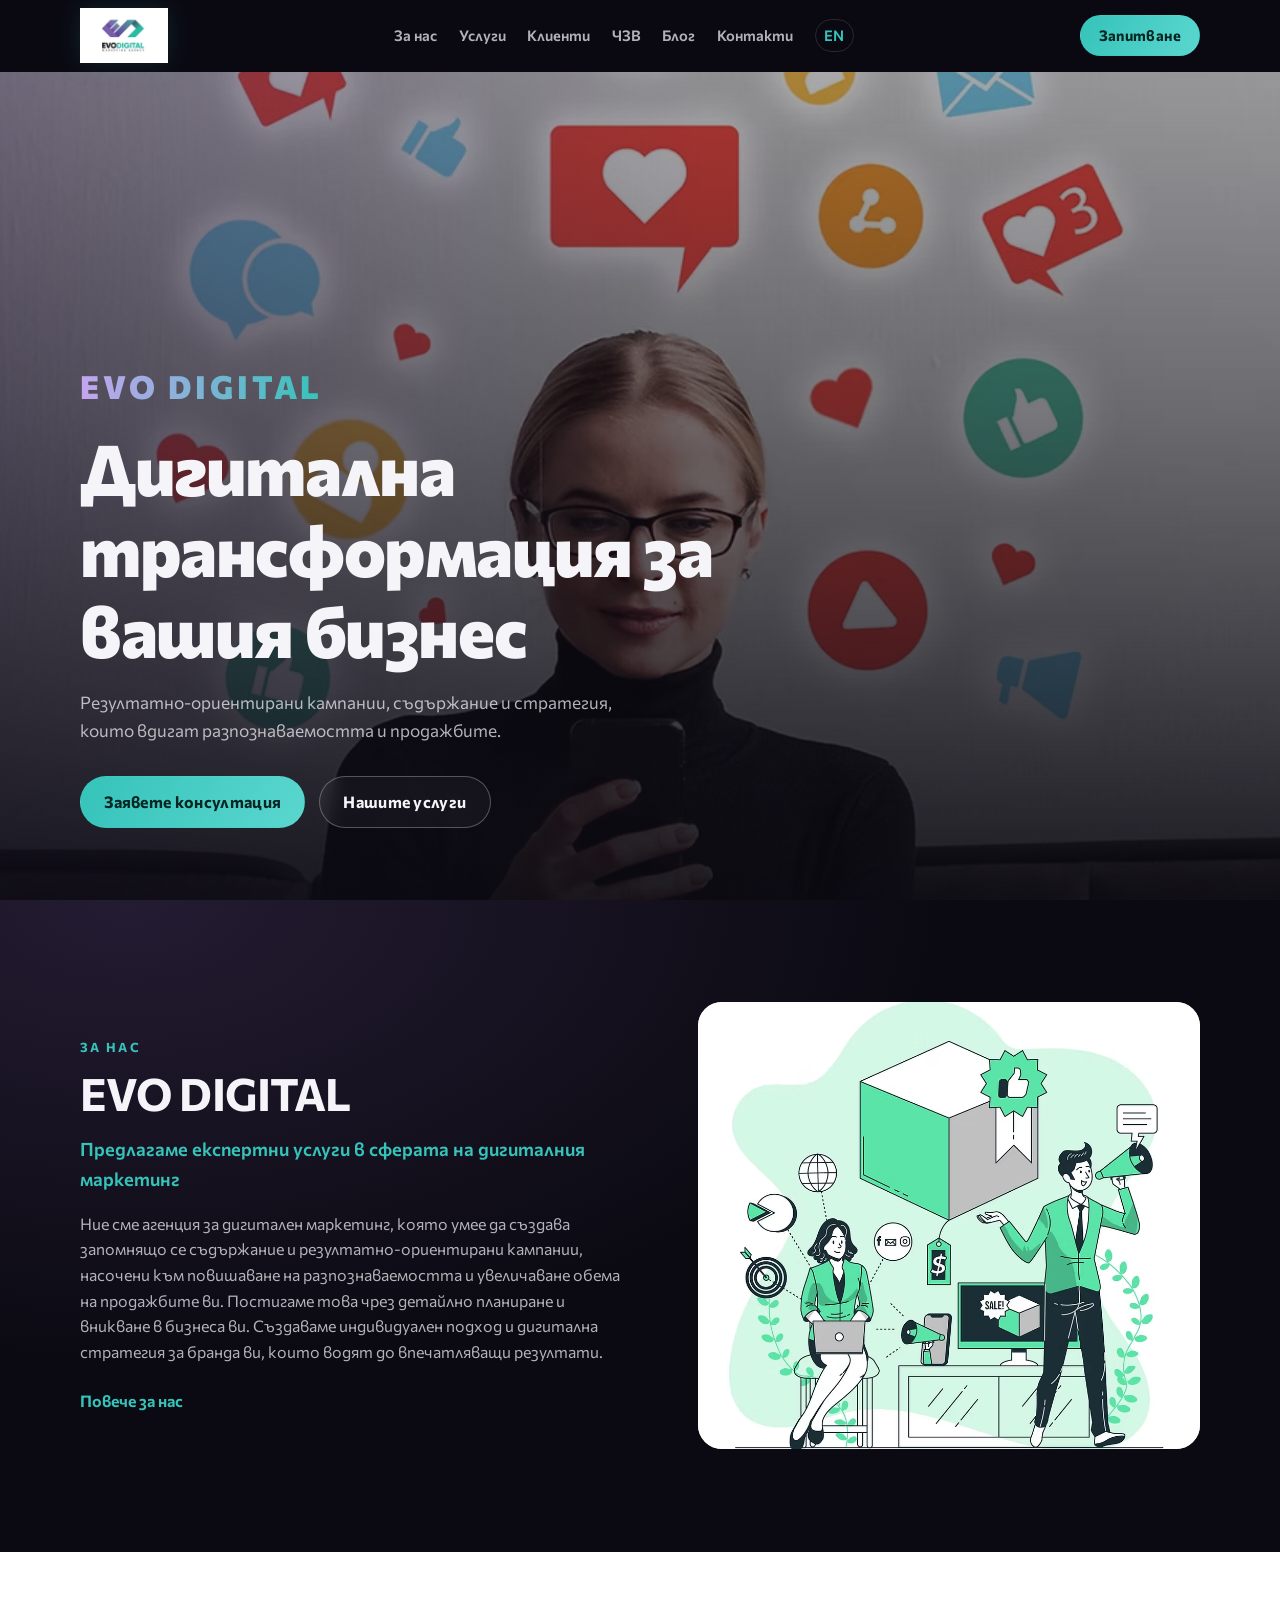
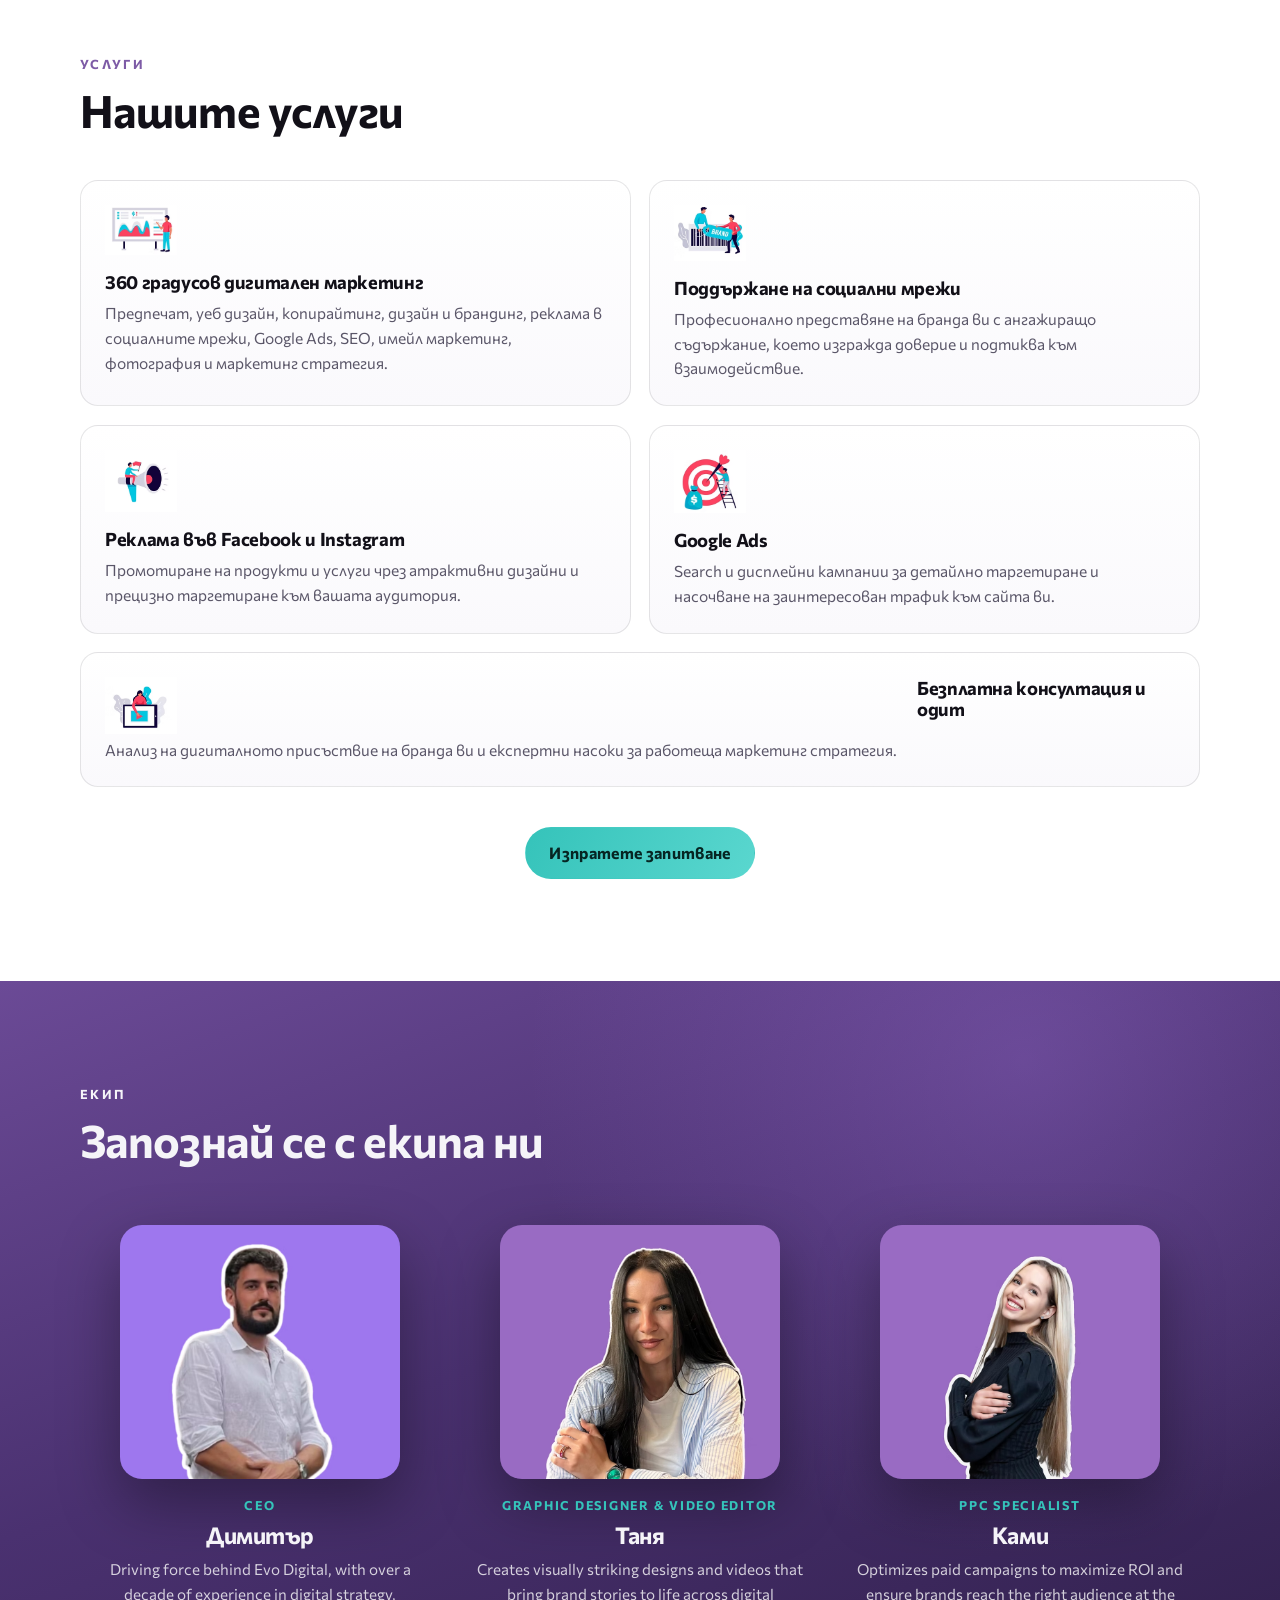
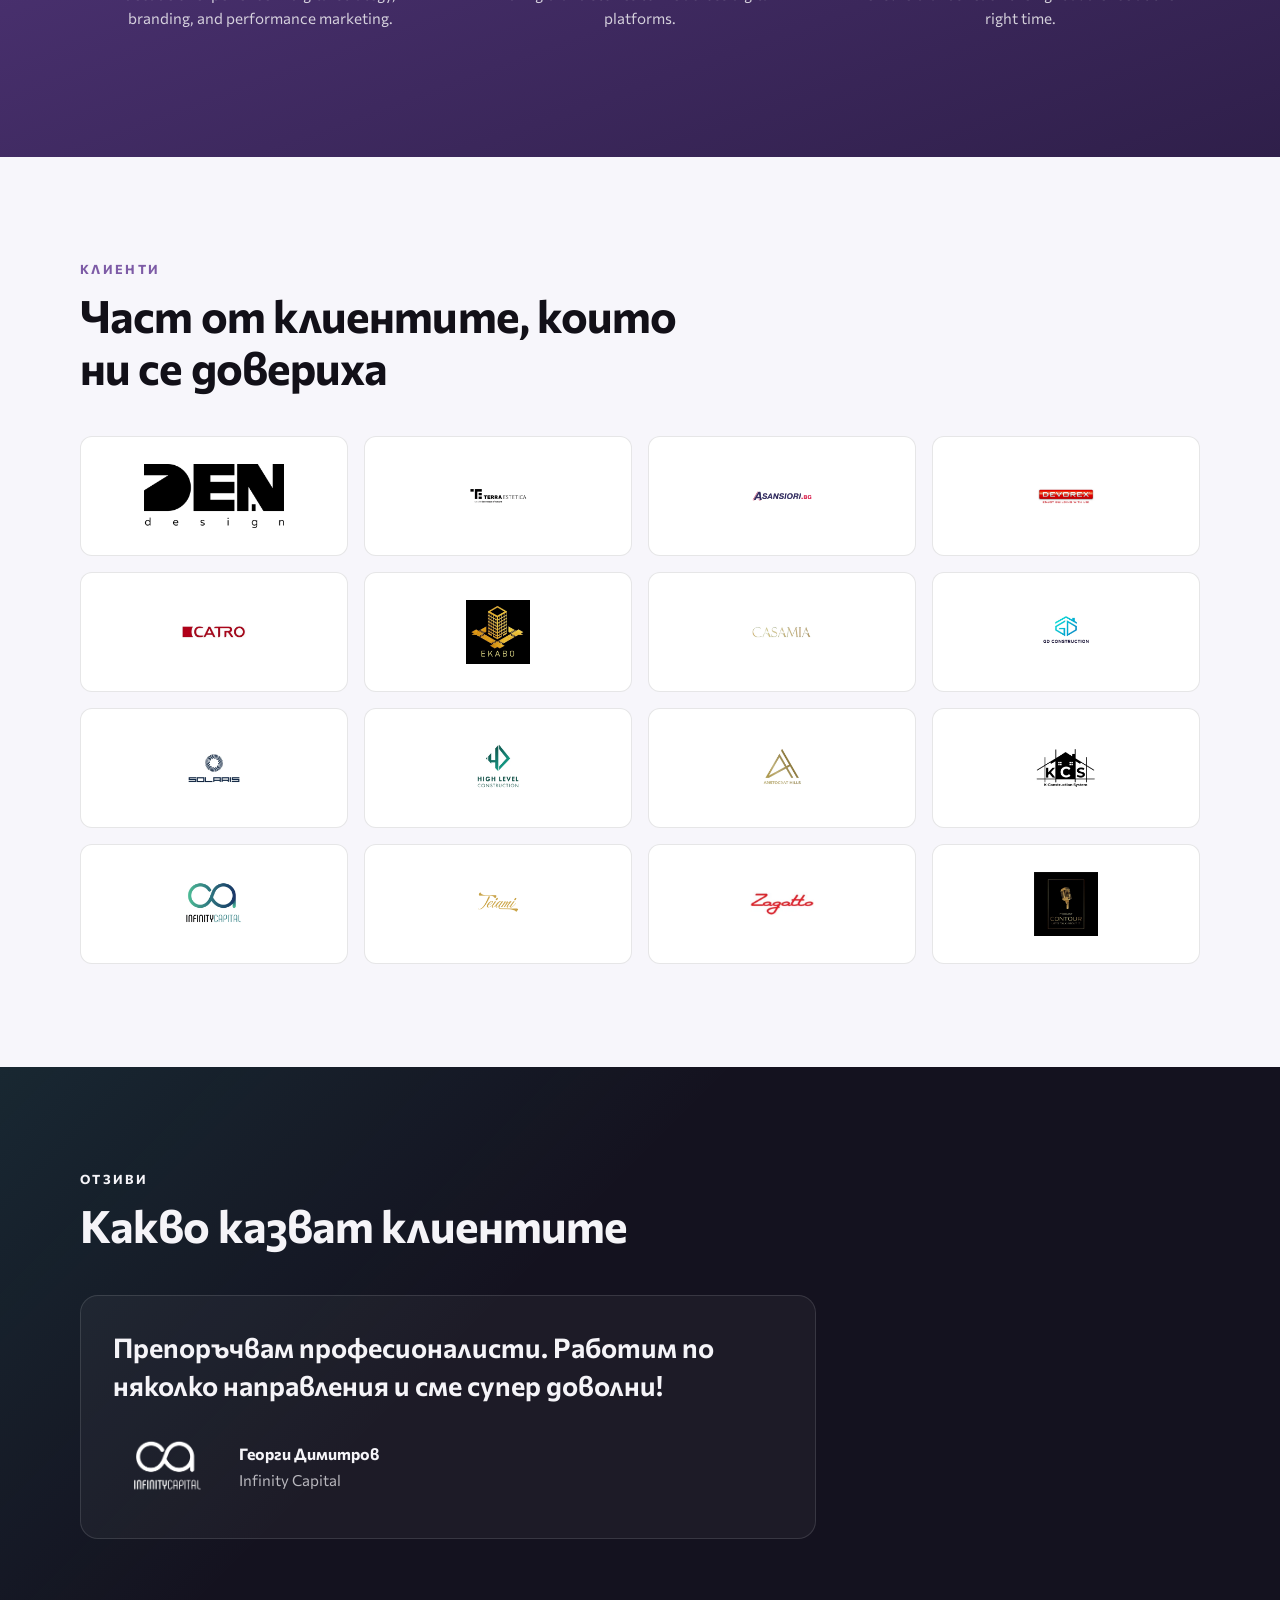
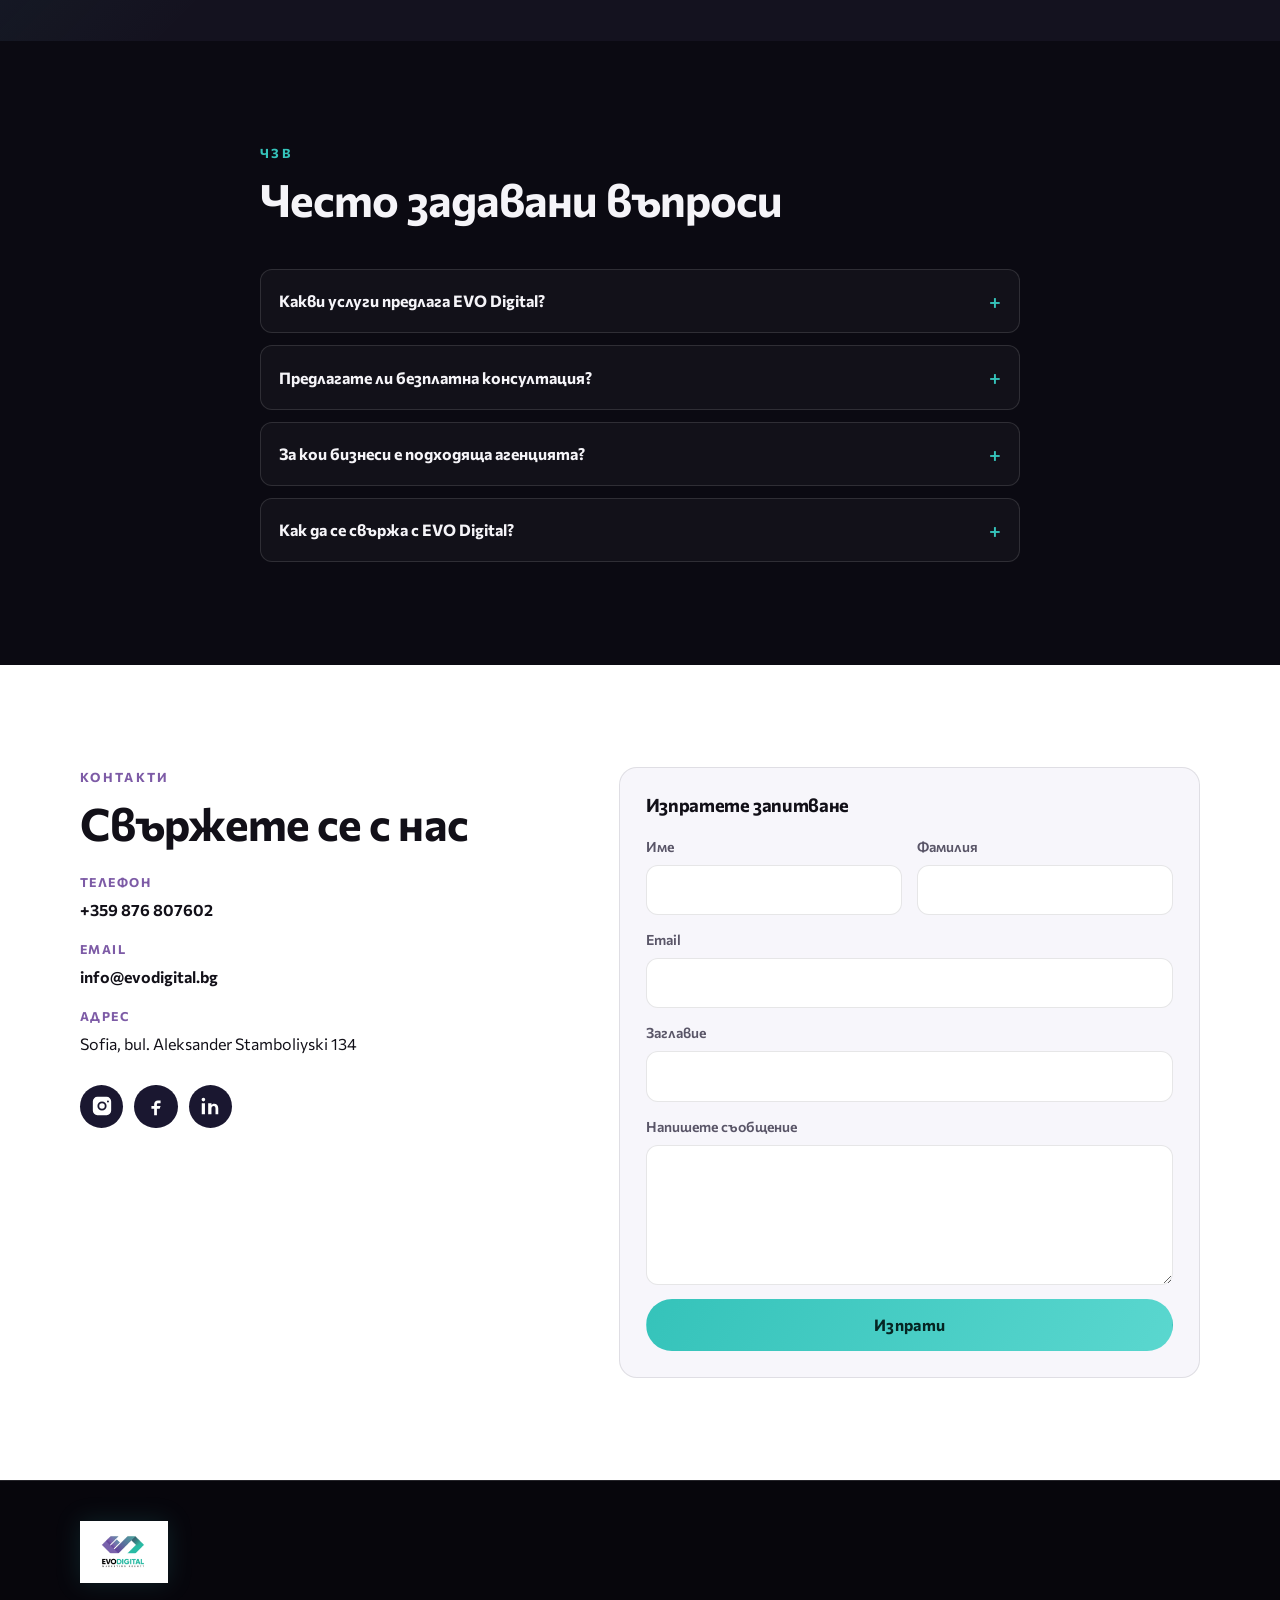
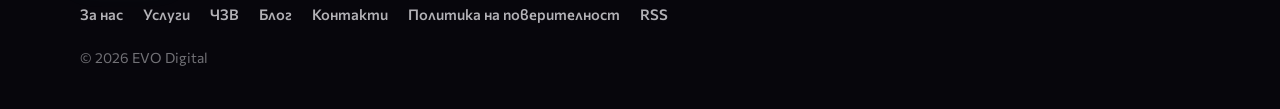
<file: site/index.html>
<!DOCTYPE html>
<html lang="bg">
<head>
  <meta charset="utf-8">
  <meta name="viewport" content="width=device-width, initial-scale=1">
  <title>Дигитална Маркетинг Агенция | EVO-DIGITAL</title>
  <meta name="description" content="EVO-Digital е дигитална маркетинг агенция, която предлага пълен спектър от професионални маркетинг услуги: поддържане на социални мрежи и съдържание онлайн, рекламни кампании, Google Ads, SEO и стратегия.">
  <link rel="canonical" href="https://www.evodigital.bg/">
  <link rel="alternate" hreflang="bg" href="https://www.evodigital.bg/">
  <link rel="alternate" hreflang="en" href="https://www.evodigital.bg/en">

  <!-- Favicon -->
  <link rel="icon" href="assets/images/brand/favicon.ico" sizes="any">
  <link rel="icon" type="image/png" sizes="32x32" href="assets/images/brand/favicon-32.png">
  <link rel="icon" type="image/png" sizes="48x48" href="assets/images/brand/favicon-48.png">
  <link rel="icon" type="image/png" sizes="192x192" href="assets/images/brand/favicon-192.png">
  <link rel="apple-touch-icon" sizes="180x180" href="assets/images/brand/apple-touch-icon.png">

  <!-- Open Graph -->
  <meta property="og:type" content="website">
  <meta property="og:locale" content="bg_BG">
  <meta property="og:site_name" content="EVO Digital">
  <meta property="og:title" content="Дигитална Маркетинг Агенция | EVO-DIGITAL">
  <meta property="og:description" content="EVO-Digital е дигитална маркетинг агенция за съдържание, реклама, Google Ads, SEO и стратегия.">
  <meta property="og:url" content="https://www.evodigital.bg/">
  <meta property="og:image" content="https://www.evodigital.bg/assets/images/brand/og-image.jpg">
  <meta property="og:image:type" content="image/jpeg">
  <meta property="og:image:width" content="1200">
  <meta property="og:image:height" content="630">
  <meta property="og:image:alt" content="EVO Digital Marketing Agency">

  <!-- Twitter -->
  <meta name="twitter:card" content="summary_large_image">
  <meta name="twitter:title" content="Дигитална Маркетинг Агенция | EVO-DIGITAL">
  <meta name="twitter:description" content="EVO-Digital е дигитална маркетинг агенция за съдържание, реклама, Google Ads, SEO и стратегия.">
  <meta name="twitter:image" content="https://www.evodigital.bg/assets/images/brand/og-image.jpg">

  <link rel="preload" href="assets/fonts/commissioner-400-800-cyrillic.woff2" as="font" type="font/woff2" crossorigin>
  <link rel="preload" href="assets/fonts/commissioner-400-800-latin.woff2" as="font" type="font/woff2" crossorigin>
  <link rel="stylesheet" href="css/fonts.css">
  <link rel="stylesheet" href="css/styles.css">
  <link rel="preload" as="image" href="assets/images/hero/hero-social-marketing.webp" type="image/webp">
  <script type="application/ld+json">
  {
    "@context": "https://schema.org",
    "@graph": [
      {
        "@type": ["ProfessionalService", "Organization"],
        "@id": "https://www.evodigital.bg/#organization",
        "name": "EVO Digital",
        "legalName": "Evo Digital Ltd",
        "alternateName": ["EVO-DIGITAL", "Evo Digital Marketing Agency"],
        "url": "https://www.evodigital.bg/",
        "logo": {
          "@type": "ImageObject",
          "@id": "https://www.evodigital.bg/#logo",
          "url": "https://www.evodigital.bg/assets/images/brand/logo-evodigital.png",
          "contentUrl": "https://www.evodigital.bg/assets/images/brand/logo-evodigital.png",
          "caption": "EVO Digital Marketing Agency"
        },
        "image": [
          "https://www.evodigital.bg/assets/images/brand/og-image.jpg",
          "https://www.evodigital.bg/assets/images/brand/logo-evodigital.png"
        ],
        "description": "Дигитална маркетинг агенция за съдържание, реклама в социални мрежи, Google Ads, SEO, брандинг и маркетинг стратегия.",
        "email": "info@evodigital.bg",
        "telephone": "+359-876-807-602",
        "address": {
          "@type": "PostalAddress",
          "streetAddress": "bul. Aleksander Stamboliyski 134",
          "addressLocality": "Sofia",
          "addressCountry": "BG"
        },
        "areaServed": [
          { "@type": "City", "name": "Sofia" },
          { "@type": "Country", "name": "Bulgaria" }
        ],
        "contactPoint": [
          {
            "@type": "ContactPoint",
            "contactType": "customer service",
            "telephone": "+359-876-807-602",
            "email": "info@evodigital.bg",
            "availableLanguage": ["Bulgarian", "English"],
            "areaServed": "BG"
          }
        ],
        "sameAs": [
          "https://www.facebook.com/evodigitalbg",
          "https://www.instagram.com/evodigital.bg/",
          "https://www.linkedin.com/company/digital-agency-evo/"
        ],
        "knowsAbout": [
          "Digital marketing",
          "Social media marketing",
          "Facebook Ads",
          "Instagram Ads",
          "Google Ads",
          "SEO",
          "Content marketing",
          "Branding",
          "Web design",
          "Copywriting",
          "Email marketing",
          "Marketing strategy",
          "Performance marketing",
          "Дигитален маркетинг",
          "Реклама в социални мрежи",
          "Маркетинг стратегия"
        ],
        "hasOfferCatalog": {
          "@type": "OfferCatalog",
          "name": "Дигитални маркетинг услуги",
          "itemListElement": [
            {
              "@type": "Offer",
              "itemOffered": {
                "@type": "Service",
                "@id": "https://www.evodigital.bg/#service-360",
                "name": "360 градусов дигитален маркетинг",
                "description": "Предпечат, уеб дизайн, копирайтинг, дизайн и брандинг, реклама в социалните мрежи, Google Ads, SEO, имейл маркетинг, фотография и маркетинг стратегия.",
                "provider": { "@id": "https://www.evodigital.bg/#organization" },
                "areaServed": "BG"
              }
            },
            {
              "@type": "Offer",
              "itemOffered": {
                "@type": "Service",
                "@id": "https://www.evodigital.bg/#service-social",
                "name": "Поддържане на социални мрежи",
                "description": "Професионално представяне на бранда с ангажиращо съдържание в социалните мрежи.",
                "provider": { "@id": "https://www.evodigital.bg/#organization" }
              }
            },
            {
              "@type": "Offer",
              "itemOffered": {
                "@type": "Service",
                "@id": "https://www.evodigital.bg/#service-paid-social",
                "name": "Реклама във Facebook и Instagram",
                "description": "Платени кампании в Meta за промоция на продукти и услуги и повишаване на разпознаваемостта.",
                "provider": { "@id": "https://www.evodigital.bg/#organization" }
              }
            },
            {
              "@type": "Offer",
              "itemOffered": {
                "@type": "Service",
                "@id": "https://www.evodigital.bg/#service-google-ads",
                "name": "Google Ads",
                "description": "Search и дисплейни кампании за таргетиране на заинтересован трафик към уебсайта.",
                "provider": { "@id": "https://www.evodigital.bg/#organization" }
              }
            },
            {
              "@type": "Offer",
              "itemOffered": {
                "@type": "Service",
                "@id": "https://www.evodigital.bg/#service-audit",
                "name": "Безплатна консултация и одит",
                "description": "Анализ на дигиталното присъствие и насоки за работеща маркетинг стратегия.",
                "provider": { "@id": "https://www.evodigital.bg/#organization" }
              }
            }
          ]
        },
        "employee": [
          { "@id": "https://www.evodigital.bg/#person-dimitar" },
          { "@id": "https://www.evodigital.bg/#person-tanya" },
          { "@id": "https://www.evodigital.bg/#person-kami" }
        ],
        "review": { "@id": "https://www.evodigital.bg/#review-infinity" }
      },
      {
        "@type": "Person",
        "@id": "https://www.evodigital.bg/#person-dimitar",
        "name": "Димитър",
        "jobTitle": "CEO",
        "description": "Driving force behind Evo Digital, with over a decade of experience in digital strategy, branding, and performance marketing.",
        "image": "https://www.evodigital.bg/assets/images/team/dimitar-ceo.webp",
        "worksFor": { "@id": "https://www.evodigital.bg/#organization" },
        "knowsAbout": ["Digital strategy", "Branding", "Performance marketing"]
      },
      {
        "@type": "Person",
        "@id": "https://www.evodigital.bg/#person-tanya",
        "name": "Таня",
        "jobTitle": "Graphic Designer and Video Editor",
        "description": "Creates visually striking designs and videos that bring brand stories to life across digital platforms.",
        "image": "https://www.evodigital.bg/assets/images/team/tanya-designer.webp",
        "worksFor": { "@id": "https://www.evodigital.bg/#organization" },
        "knowsAbout": ["Graphic design", "Video editing", "Brand storytelling"]
      },
      {
        "@type": "Person",
        "@id": "https://www.evodigital.bg/#person-kami",
        "name": "Ками",
        "jobTitle": "PPC Specialist",
        "description": "Optimizes paid campaigns to maximize ROI and ensure brands reach the right audience at the right time.",
        "image": "https://www.evodigital.bg/assets/images/team/kami-ppc.webp",
        "worksFor": { "@id": "https://www.evodigital.bg/#organization" },
        "knowsAbout": ["PPC", "Google Ads", "Meta Ads", "ROI optimization"]
      },
      {
        "@type": "Review",
        "@id": "https://www.evodigital.bg/#review-infinity",
        "reviewBody": "Препоръчвам професионалисти. Работим по няколко направления и сме супер доволни!",
        "author": {
          "@type": "Person",
          "name": "Георги Димитров"
        },
        "itemReviewed": { "@id": "https://www.evodigital.bg/#organization" },
        "publisher": {
          "@type": "Organization",
          "name": "Infinity Capital",
          "url": "https://infinitycapital.bg/"
        }
      },
      {
        "@type": "WebSite",
        "@id": "https://www.evodigital.bg/#website",
        "url": "https://www.evodigital.bg/",
        "name": "EVO-DIGITAL",
        "description": "Дигитална маркетинг агенция | EVO Digital",
        "inLanguage": "bg-BG",
        "publisher": { "@id": "https://www.evodigital.bg/#organization" },
        "copyrightHolder": { "@id": "https://www.evodigital.bg/#organization" }
      },
      {
        "@type": "WebPage",
        "@id": "https://www.evodigital.bg/#webpage",
        "url": "https://www.evodigital.bg/",
        "name": "Дигитална Маркетинг Агенция | EVO-DIGITAL",
        "description": "EVO-Digital е дигитална маркетинг агенция за съдържание, реклама, Google Ads, SEO и стратегия.",
        "isPartOf": { "@id": "https://www.evodigital.bg/#website" },
        "about": { "@id": "https://www.evodigital.bg/#organization" },
        "primaryImageOfPage": {
          "@type": "ImageObject",
          "url": "https://www.evodigital.bg/assets/images/brand/og-image.jpg"
        },
        "inLanguage": "bg-BG",
        "mainEntity": { "@id": "https://www.evodigital.bg/#organization" }
      },
      {
        "@type": "FAQPage",
        "@id": "https://www.evodigital.bg/#faq",
        "isPartOf": { "@id": "https://www.evodigital.bg/#webpage" },
        "mainEntity": [
          {
            "@type": "Question",
            "name": "Какви услуги предлага EVO Digital?",
            "acceptedAnswer": {
              "@type": "Answer",
              "text": "Предлагаме 360 градусов дигитален маркетинг: поддържане на социални мрежи, реклама във Facebook и Instagram, Google Ads, SEO, уеб дизайн, брандинг, копирайтинг, имейл маркетинг и маркетинг стратегия."
            }
          },
          {
            "@type": "Question",
            "name": "Предлагате ли безплатна консултация?",
            "acceptedAnswer": {
              "@type": "Answer",
              "text": "Да. Предлагаме безплатна консултация и одит на дигиталното присъствие на бранда ви, с експертни насоки за работеща маркетинг стратегия."
            }
          },
          {
            "@type": "Question",
            "name": "За кои бизнеси е подходяща агенцията?",
            "acceptedAnswer": {
              "@type": "Answer",
              "text": "Работим с компании от различни сектори — строителство, недвижими имоти, търговия, услуги и други, които искат по-висока разпознаваемост и повече продажби онлайн."
            }
          },
          {
            "@type": "Question",
            "name": "Как да се свържа с EVO Digital?",
            "acceptedAnswer": {
              "@type": "Answer",
              "text": "Можете да ни пишете на info@evodigital.bg, да ни се обадите на +359 876 807602 или да попълните формата за запитване на сайта. Офисът ни е в София, бул. Александър Стамболийски 134."
            }
          }
        ]
      }
    ]
  }
  </script>
</head>
<body>
  <a class="skip-link" href="#main">Към съдържанието</a>

  <header class="site-header" id="top">
    <div class="container header-inner">
      <a class="logo" href="#top" aria-label="EVO Digital — начало">
        <picture>
          <source srcset="assets/images/brand/logo-evodigital.avif" type="image/avif">
          <source srcset="assets/images/brand/logo-evodigital.webp" type="image/webp">
          <img src="assets/images/brand/logo-evodigital.png" alt="EVO Digital Marketing Agency" width="160" height="113" decoding="async">
        </picture>
      </a>

      <nav class="nav" id="site-nav" aria-label="Основна навигация">
        <a href="#about">За нас</a>
        <a href="#services">Услуги</a>
        <a href="https://www.evodigital.bg/%D0%BA%D0%BB%D0%B8%D0%B5%D0%BD%D1%82%D0%B8">Клиенти</a>
        <a href="#faq">ЧЗВ</a>
        <a href="https://www.evodigital.bg/blog">Блог</a>
        <a href="#contact">Контакти</a>
        <a class="nav-lang" href="https://www.evodigital.bg/en" hreflang="en">EN</a>
      </nav>

      <div class="header-actions">
        <a class="btn btn-primary btn-sm" href="#contact">Запитване</a>
        <button class="nav-toggle" type="button" aria-expanded="false" aria-controls="site-nav" aria-label="Меню">
          <span></span><span></span><span></span>
        </button>
      </div>
    </div>
  </header>

  <main id="main">
    <section class="hero" aria-labelledby="hero-title">
      <div class="hero-media" aria-hidden="true">
        <picture>
          <source srcset="assets/images/hero/hero-social-marketing.avif" type="image/avif">
          <source srcset="assets/images/hero/hero-social-marketing.webp" type="image/webp">
          <img src="assets/images/hero/hero-social-marketing.webp" alt="" width="1400" height="1867" fetchpriority="high" decoding="async">
        </picture>
        <div class="hero-scrim"></div>
      </div>
      <div class="container hero-content">
        <p class="brand-mark reveal">EVO DIGITAL</p>
        <h1 id="hero-title" class="reveal reveal-delay-1">Дигитална трансформация за вашия бизнес</h1>
        <p class="hero-lead reveal reveal-delay-2">Резултатно-ориентирани кампании, съдържание и стратегия, които вдигат разпознаваемостта и продажбите.</p>
        <div class="hero-cta reveal reveal-delay-3">
          <a class="btn btn-primary" href="#contact">Заявете консултация</a>
          <a class="btn btn-ghost" href="#services">Нашите услуги</a>
        </div>
      </div>
    </section>

    <section class="about section" id="about" aria-labelledby="about-title">
      <div class="container about-grid">
        <div class="about-copy">
          <p class="eyebrow reveal">За нас</p>
          <h2 id="about-title" class="reveal">EVO DIGITAL</h2>
          <p class="about-tagline reveal">Предлагаме експертни услуги в сферата на дигиталния маркетинг</p>
          <p class="reveal">Ние сме агенция за дигитален маркетинг, която умее да създава запомнящо се съдържание и резултатно-ориентирани кампании, насочени към повишаване на разпознаваемостта и увеличаване обема на продажбите ви. Постигаме това чрез детайлно планиране и вникване в бизнеса ви. Създаваме индивидуален подход и дигитална стратегия за бранда ви, които водят до впечатляващи резултати.</p>
          <a class="text-link reveal" href="https://www.evodigital.bg/%D0%B7%D0%B0-%D0%BD%D0%B0%D1%81">Повече за нас</a>
        </div>
        <div class="about-visual reveal">
          <picture>
            <source srcset="assets/images/hero/illustration-marketing.avif" type="image/avif">
            <source srcset="assets/images/hero/illustration-marketing.webp" type="image/webp">
            <img src="assets/images/hero/illustration-marketing.webp" alt="Дигитален маркетинг и бранд промоция" width="600" height="600" loading="lazy" decoding="async">
          </picture>
        </div>
      </div>
    </section>

    <section class="services section" id="services" aria-labelledby="services-title">
      <div class="container">
        <div class="section-head">
          <p class="eyebrow reveal">Услуги</p>
          <h2 id="services-title" class="reveal">Нашите услуги</h2>
        </div>
        <div class="services-grid">
          <article class="service-card reveal">
            <picture>
              <source srcset="assets/images/services/service-360.avif" type="image/avif">
              <img src="assets/images/services/service-360.jpg" alt="" width="120" height="85" loading="lazy" decoding="async">
            </picture>
            <h3>360 градусов дигитален маркетинг</h3>
            <p>Предпечат, уеб дизайн, копирайтинг, дизайн и брандинг, реклама в социалните мрежи, Google Ads, SEO, имейл маркетинг, фотография и маркетинг стратегия.</p>
          </article>
          <article class="service-card reveal">
            <picture>
              <source srcset="assets/images/services/service-social-manage.avif" type="image/avif">
              <img src="assets/images/services/service-social-manage.jpg" alt="" width="120" height="94" loading="lazy" decoding="async">
            </picture>
            <h3>Поддържане на социални мрежи</h3>
            <p>Професионално представяне на бранда ви с ангажиращо съдържание, което изгражда доверие и подтиква към взаимодействие.</p>
          </article>
          <article class="service-card reveal">
            <picture>
              <source srcset="assets/images/services/service-social-ads.avif" type="image/avif">
              <img src="assets/images/services/service-social-ads.jpg" alt="" width="120" height="104" loading="lazy" decoding="async">
            </picture>
            <h3>Реклама във Facebook и Instagram</h3>
            <p>Промотиране на продукти и услуги чрез атрактивни дизайни и прецизно таргетиране към вашата аудитория.</p>
          </article>
          <article class="service-card reveal">
            <picture>
              <source srcset="assets/images/services/service-google-ads.avif" type="image/avif">
              <img src="assets/images/services/service-google-ads.jpg" alt="" width="120" height="105" loading="lazy" decoding="async">
            </picture>
            <h3>Google Ads</h3>
            <p>Search и дисплейни кампании за детайлно таргетиране и насочване на заинтересован трафик към сайта ви.</p>
          </article>
          <article class="service-card reveal service-card-wide">
            <picture>
              <source srcset="assets/images/services/service-consult.avif" type="image/avif">
              <img src="assets/images/services/service-consult.jpg" alt="" width="120" height="94" loading="lazy" decoding="async">
            </picture>
            <h3>Безплатна консултация и одит</h3>
            <p>Анализ на дигиталното присъствие на бранда ви и експертни насоки за работеща маркетинг стратегия.</p>
          </article>
        </div>
        <div class="section-cta reveal">
          <a class="btn btn-primary" href="#contact">Изпратете запитване</a>
        </div>
      </div>
    </section>

    <section class="team section" id="team" aria-labelledby="team-title">
      <div class="container">
        <div class="section-head section-head-light">
          <p class="eyebrow reveal">Екип</p>
          <h2 id="team-title" class="reveal">Запознай се с екипа ни</h2>
        </div>
        <div class="team-grid">
          <article class="team-card reveal">
            <picture>
              <source srcset="assets/images/team/dimitar-ceo.avif" type="image/avif">
              <source srcset="assets/images/team/dimitar-ceo.webp" type="image/webp">
              <img src="assets/images/team/dimitar-ceo.webp" alt="Димитър — CEO" width="400" height="400" loading="lazy" decoding="async">
            </picture>
            <p class="role">CEO</p>
            <h3>Димитър</h3>
            <p>Driving force behind Evo Digital, with over a decade of experience in digital strategy, branding, and performance marketing.</p>
          </article>
          <article class="team-card reveal">
            <picture>
              <source srcset="assets/images/team/tanya-designer.avif" type="image/avif">
              <source srcset="assets/images/team/tanya-designer.webp" type="image/webp">
              <img src="assets/images/team/tanya-designer.webp" alt="Таня — Graphic Designer and Video Editor" width="400" height="400" loading="lazy" decoding="async">
            </picture>
            <p class="role">Graphic Designer &amp; Video Editor</p>
            <h3>Таня</h3>
            <p>Creates visually striking designs and videos that bring brand stories to life across digital platforms.</p>
          </article>
          <article class="team-card reveal">
            <picture>
              <source srcset="assets/images/team/kami-ppc.avif" type="image/avif">
              <source srcset="assets/images/team/kami-ppc.webp" type="image/webp">
              <img src="assets/images/team/kami-ppc.webp" alt="Ками — PPC Specialist" width="400" height="400" loading="lazy" decoding="async">
            </picture>
            <p class="role">PPC Specialist</p>
            <h3>Ками</h3>
            <p>Optimizes paid campaigns to maximize ROI and ensure brands reach the right audience at the right time.</p>
          </article>
        </div>
      </div>
    </section>

    <section class="clients section" id="clients" aria-labelledby="clients-title">
      <div class="container">
        <div class="section-head">
          <p class="eyebrow reveal">Клиенти</p>
          <h2 id="clients-title" class="reveal">Част от клиентите, които ни се довериха</h2>
        </div>
        <ul class="clients-grid">
          <li class="reveal"><a href="https://dendesign.bg/" target="_blank" rel="noopener noreferrer"><img src="assets/images/clients/den-design.webp" alt="DEN Design" width="180" height="82" loading="lazy" decoding="async"></a></li>
          <li class="reveal"><a href="http://terraestetica.net/" target="_blank" rel="noopener noreferrer"><img src="assets/images/clients/terra-estetica.webp" alt="Terra Estetica" width="160" height="160" loading="lazy" decoding="async"></a></li>
          <li class="reveal"><a href="https://asansiori.bg/" target="_blank" rel="noopener noreferrer"><img src="assets/images/clients/asansiori.webp" alt="Asansiori.bg" width="160" height="160" loading="lazy" decoding="async"></a></li>
          <li class="reveal"><a href="https://devorex.com/" target="_blank" rel="noopener noreferrer"><img src="assets/images/clients/devorex.webp" alt="Devorex" width="160" height="160" loading="lazy" decoding="async"></a></li>
          <li class="reveal"><a href="https://catrobg.com/" target="_blank" rel="noopener noreferrer"><img src="assets/images/clients/catro.webp" alt="Catro" width="160" height="160" loading="lazy" decoding="async"></a></li>
          <li class="reveal"><a href="https://ekabo.bg/" target="_blank" rel="noopener noreferrer"><img src="assets/images/clients/ekabo.webp" alt="Ekabo" width="160" height="160" loading="lazy" decoding="async"></a></li>
          <li class="reveal"><a href="https://casamia.bg/" target="_blank" rel="noopener noreferrer"><img src="assets/images/clients/casamia.webp" alt="Casamia" width="160" height="160" loading="lazy" decoding="async"></a></li>
          <li class="reveal"><a href="https://gdconstruction.bg/" target="_blank" rel="noopener noreferrer"><img src="assets/images/clients/gd-construction.webp" alt="GD Construction" width="160" height="160" loading="lazy" decoding="async"></a></li>
          <li class="reveal"><a href="https://sei.bg/" target="_blank" rel="noopener noreferrer"><img src="assets/images/clients/solaris.webp" alt="Solaris" width="160" height="160" loading="lazy" decoding="async"></a></li>
          <li class="reveal"><a href="https://www.facebook.com/profile.php?id=100064103261411" target="_blank" rel="noopener noreferrer"><img src="assets/images/clients/high-level-construction.webp" alt="High Level Construction" width="160" height="160" loading="lazy" decoding="async"></a></li>
          <li class="reveal"><a href="https://aristocrathills.com/" target="_blank" rel="noopener noreferrer"><img src="assets/images/clients/aristocrat-hills.webp" alt="Aristocrat Hills" width="160" height="160" loading="lazy" decoding="async"></a></li>
          <li class="reveal"><a href="https://www.kconstructionsystem.com/" target="_blank" rel="noopener noreferrer"><img src="assets/images/clients/kcs-construction.webp" alt="KCS Construction System" width="160" height="160" loading="lazy" decoding="async"></a></li>
          <li class="reveal"><a href="https://infinitycapital.bg/" target="_blank" rel="noopener noreferrer"><img src="assets/images/clients/infinity-capital.webp" alt="Infinity Capital" width="160" height="160" loading="lazy" decoding="async"></a></li>
          <li class="reveal"><a href="http://www.teiami.bg" target="_blank" rel="noopener noreferrer"><img src="assets/images/clients/teiami.webp" alt="Teiami" width="160" height="160" loading="lazy" decoding="async"></a></li>
          <li class="reveal"><a href="https://zagatto.com/" target="_blank" rel="noopener noreferrer"><img src="assets/images/clients/zagatto.webp" alt="Zagatto" width="160" height="160" loading="lazy" decoding="async"></a></li>
          <li class="reveal"><a href="https://www.youtube.com/@CONTOURPODCAST" target="_blank" rel="noopener noreferrer"><img src="assets/images/clients/contour-podcast.webp" alt="Contour Podcast" width="160" height="160" loading="lazy" decoding="async"></a></li>
        </ul>
      </div>
    </section>

    <section class="reviews section" id="reviews" aria-labelledby="reviews-title">
      <div class="container">
        <div class="section-head section-head-light">
          <p class="eyebrow reveal">Отзиви</p>
          <h2 id="reviews-title" class="reveal">Какво казват клиентите</h2>
        </div>
        <div class="review-slider reveal" data-slider>
          <blockquote class="review is-active">
            <p>Препоръчвам професионалисти. Работим по няколко направления и сме супер доволни!</p>
            <footer>
              <img src="assets/images/clients/infinity-capital-white.webp" alt="" width="126" height="52" loading="lazy" decoding="async">
              <div>
                <strong>Георги Димитров</strong>
                <span><a href="http://www.infinitycapital.bg" target="_blank" rel="noopener noreferrer">Infinity Capital</a></span>
              </div>
            </footer>
          </blockquote>
        </div>
      </div>
    </section>

    <section class="faq section" id="faq" aria-labelledby="faq-title">
      <div class="container faq-wrap">
        <div class="section-head">
          <p class="eyebrow reveal">ЧЗВ</p>
          <h2 id="faq-title" class="reveal">Често задавани въпроси</h2>
        </div>
        <div class="faq-list">
          <details class="faq-item reveal">
            <summary>Какви услуги предлага EVO Digital?</summary>
            <p>Предлагаме 360 градусов дигитален маркетинг: поддържане на социални мрежи, реклама във Facebook и Instagram, Google Ads, SEO, уеб дизайн, брандинг, копирайтинг, имейл маркетинг и маркетинг стратегия.</p>
          </details>
          <details class="faq-item reveal">
            <summary>Предлагате ли безплатна консултация?</summary>
            <p>Да. Предлагаме безплатна консултация и одит на дигиталното присъствие на бранда ви, с експертни насоки за работеща маркетинг стратегия.</p>
          </details>
          <details class="faq-item reveal">
            <summary>За кои бизнеси е подходяща агенцията?</summary>
            <p>Работим с компании от различни сектори — строителство, недвижими имоти, търговия, услуги и други, които искат по-висока разпознаваемост и повече продажби онлайн.</p>
          </details>
          <details class="faq-item reveal">
            <summary>Как да се свържа с EVO Digital?</summary>
            <p>Пишете на <a href="mailto:info@evodigital.bg">info@evodigital.bg</a>, обадете се на <a href="tel:+359876807602">+359 876 807602</a> или попълнете формата за запитване. Офис: София, бул. Александър Стамболийски 134.</p>
          </details>
        </div>
      </div>
    </section>

    <section class="contact section" id="contact" aria-labelledby="contact-title">
      <div class="container contact-grid">
        <div class="contact-info">
          <p class="eyebrow reveal">Контакти</p>
          <h2 id="contact-title" class="reveal">Свържете се с нас</h2>
          <ul class="contact-list reveal">
            <li>
              <span>Телефон</span>
              <a href="tel:+359876807602">+359 876 807602</a>
            </li>
            <li>
              <span>Email</span>
              <a href="mailto:info@evodigital.bg">info@evodigital.bg</a>
            </li>
            <li>
              <span>Адрес</span>
              <p>Sofia, bul. Aleksander Stamboliyski 134</p>
            </li>
          </ul>
          <div class="social reveal">
            <a href="https://www.instagram.com/evodigital.bg/" target="_blank" rel="noopener noreferrer" aria-label="Instagram">
              <svg viewBox="0 0 24 24" width="22" height="22" aria-hidden="true"><path fill="currentColor" d="M7 2h10a5 5 0 0 1 5 5v10a5 5 0 0 1-5 5H7a5 5 0 0 1-5-5V7a5 5 0 0 1 5-5zm5 5a5 5 0 1 0 0 10 5 5 0 0 0 0-10zm6.5-.9a1.1 1.1 0 1 0 0 2.2 1.1 1.1 0 0 0 0-2.2zM12 9a3 3 0 1 1 0 6 3 3 0 0 1 0-6z"/></svg>
            </a>
            <a href="https://www.facebook.com/evodigitalbg" target="_blank" rel="noopener noreferrer" aria-label="Facebook">
              <svg viewBox="0 0 24 24" width="22" height="22" aria-hidden="true"><path fill="currentColor" d="M14 9h3V6h-3c-2.2 0-4 1.8-4 4v2H7v3h3v7h3v-7h3l1-3h-4v-2c0-.6.4-1 1-1z"/></svg>
            </a>
            <a href="https://www.linkedin.com/company/digital-agency-evo/" target="_blank" rel="noopener noreferrer" aria-label="LinkedIn">
              <svg viewBox="0 0 24 24" width="22" height="22" aria-hidden="true"><path fill="currentColor" d="M6.5 9H3v12h3.5V9zM4.8 3A2 2 0 1 0 4.8 7a2 2 0 0 0 0-4zM21 14.5c0-3-1.6-5-4.4-5-1.5 0-2.5.7-3 1.4V9.1H10v11.8h3.6v-6.3c0-1.7.9-2.7 2.3-2.7 1.3 0 2.1.9 2.1 2.7v6.3H21v-6.4z"/></svg>
            </a>
          </div>
        </div>

        <form class="contact-form reveal" id="contact-form" action="mailto:info@evodigital.bg" method="get" enctype="text/plain">
          <h3>Изпратете запитване</h3>
          <div class="form-row">
            <label>
              Име
              <input type="text" name="first_name" autocomplete="given-name" required>
            </label>
            <label>
              Фамилия
              <input type="text" name="last_name" autocomplete="family-name" required>
            </label>
          </div>
          <label>
            Email
            <input type="email" name="email" autocomplete="email" required>
          </label>
          <label>
            Заглавие
            <input type="text" name="subject" required>
          </label>
          <label>
            Напишете съобщение
            <textarea name="message" rows="5" required></textarea>
          </label>
          <button class="btn btn-primary" type="submit">Изпрати</button>
          <p class="form-note" id="form-note" hidden>Благодарим! Отваряме вашия имейл клиент…</p>
        </form>
      </div>
    </section>
  </main>

  <footer class="site-footer">
    <div class="container footer-inner">
      <a class="logo logo-footer" href="#top" aria-label="EVO Digital">
        <img src="assets/images/brand/logo-evodigital.webp" alt="EVO Digital" width="120" height="85" loading="lazy" decoding="async">
      </a>
      <nav class="footer-nav" aria-label="Футър">
        <a href="#about">За нас</a>
        <a href="#services">Услуги</a>
        <a href="#faq">ЧЗВ</a>
        <a href="https://www.evodigital.bg/blog">Блог</a>
        <a href="#contact">Контакти</a>
        <a href="https://www.evodigital.bg/%D0%BF%D0%BE%D0%BB%D0%B8%D1%82%D0%B8%D0%BA%D0%B0-%D0%BD%D0%B0-%D0%BF%D0%BE%D0%B2%D0%B5%D1%80%D0%B8%D1%82%D0%B5%D0%BB%D0%BD%D0%BE%D1%81%D1%82">Политика на поверителност</a>
        <a href="https://www.evodigital.bg/blog-feed.xml">RSS</a>
      </nav>
      <p class="copyright">© <span id="year">2026</span> EVO Digital</p>
    </div>
  </footer>

  <script src="js/main.js" defer></script>
</body>
</html>
</file>
<file: css/styles.css>
/* EVO Digital — clean high-performance rebuild */
:root {
  --bg: #0b0a12;
  --bg-elevated: #14121f;
  --bg-soft: #1a1730;
  --surface: #ffffff;
  --text: #f5f4f8;
  --text-muted: rgba(245, 244, 248, 0.72);
  --text-dark: #121018;
  --text-dark-muted: #5a5668;
  --purple: #7d5ba6;
  --purple-deep: #5a3d82;
  --purple-bright: #9b6fd4;
  --teal: #35c3ba;
  --teal-deep: #1fa89f;
  --line: rgba(255, 255, 255, 0.12);
  --line-dark: rgba(18, 16, 24, 0.1);
  --radius: 18px;
  --radius-sm: 12px;
  --shadow: 0 24px 60px rgba(0, 0, 0, 0.35);
  --container: min(1120px, calc(100% - 2.5rem));
  --font: system-ui, "Segoe UI", sans-serif;
  --header-h: 4.5rem;
  --ease: cubic-bezier(0.22, 1, 0.36, 1);
}

*,
*::before,
*::after {
  box-sizing: border-box;
}

html {
  scroll-behavior: smooth;
}

html.fonts-ready {
  --font: "Commissioner", system-ui, "Segoe UI", sans-serif;
}

body {
  margin: 0;
  font-family: var(--font);
  font-weight: 400;
  color: var(--text);
  background: var(--bg);
  line-height: 1.6;
  -webkit-font-smoothing: antialiased;
  text-rendering: optimizeLegibility;
}

img {
  max-width: 100%;
  height: auto;
  display: block;
}

a {
  color: inherit;
  text-decoration: none;
}

button,
input,
textarea {
  font: inherit;
}

.skip-link {
  position: absolute;
  left: 1rem;
  top: -4rem;
  background: var(--teal);
  color: var(--bg);
  padding: 0.6rem 1rem;
  border-radius: 999px;
  z-index: 100;
}

.skip-link:focus {
  top: 1rem;
}

.container {
  width: var(--container);
  margin-inline: auto;
}

.section {
  padding: clamp(4rem, 8vw, 7rem) 0;
}

.hero {
  content-visibility: visible;
}

.section-head {
  max-width: 40rem;
  margin-bottom: 2.75rem;
}

.section-head-light .eyebrow,
.section-head-light h2 {
  color: var(--text);
}

.eyebrow {
  margin: 0 0 0.6rem;
  font-size: 0.8rem;
  font-weight: 700;
  letter-spacing: 0.18em;
  text-transform: uppercase;
  color: var(--teal);
}

h1,
h2,
h3 {
  line-height: 1.15;
  letter-spacing: -0.02em;
  margin: 0;
}

h1 {
  font-size: clamp(2.4rem, 6vw, 4.4rem);
  font-weight: 800;
  max-width: 14ch;
}

h2 {
  font-size: clamp(1.9rem, 3.5vw, 2.8rem);
  font-weight: 700;
}

h3 {
  font-size: 1.15rem;
  font-weight: 700;
}

p {
  margin: 0;
}

.btn {
  display: inline-flex;
  align-items: center;
  justify-content: center;
  gap: 0.5rem;
  min-height: 3rem;
  padding: 0.75rem 1.45rem;
  border-radius: 999px;
  border: 1px solid transparent;
  font-weight: 700;
  letter-spacing: 0.02em;
  transition: transform 0.25s var(--ease), background 0.25s var(--ease), border-color 0.25s var(--ease), color 0.25s var(--ease);
}

.btn:hover {
  transform: translateY(-2px);
}

.btn-primary {
  background: linear-gradient(120deg, var(--teal), #5ad7cf);
  color: #062623;
}

.btn-primary:hover {
  background: linear-gradient(120deg, #4fd2c9, var(--teal-deep));
}

.btn-ghost {
  border-color: rgba(255, 255, 255, 0.28);
  color: var(--text);
  background: rgba(255, 255, 255, 0.04);
  backdrop-filter: blur(8px);
}

.btn-ghost:hover {
  border-color: var(--teal);
  color: var(--teal);
}

.btn-sm {
  min-height: 2.5rem;
  padding: 0.5rem 1.1rem;
  font-size: 0.92rem;
}

.text-link {
  display: inline-flex;
  margin-top: 1.5rem;
  color: var(--teal);
  font-weight: 650;
  border-bottom: 1px solid transparent;
}

.text-link:hover {
  border-bottom-color: var(--teal);
}

/* Header */
.site-header {
  position: sticky;
  top: 0;
  z-index: 50;
  height: var(--header-h);
  background: rgba(11, 10, 18, 0.78);
  backdrop-filter: blur(16px);
  border-bottom: 1px solid transparent;
  transition: border-color 0.3s var(--ease), background 0.3s var(--ease);
}

.site-header.is-scrolled {
  border-bottom-color: var(--line);
  background: rgba(11, 10, 18, 0.92);
}

.header-inner {
  height: 100%;
  display: flex;
  align-items: center;
  justify-content: space-between;
  gap: 1rem;
}

.logo img {
  width: 88px;
  height: auto;
  filter: drop-shadow(0 0 12px rgba(53, 195, 186, 0.15));
}

.nav {
  display: flex;
  align-items: center;
  gap: 1.35rem;
}

.nav a {
  font-size: 0.92rem;
  font-weight: 600;
  color: var(--text-muted);
  transition: color 0.2s var(--ease);
}

.nav a:hover,
.nav a[aria-current="page"] {
  color: var(--text);
}

.nav-lang {
  padding: 0.25rem 0.55rem;
  border: 1px solid var(--line);
  border-radius: 999px;
  color: var(--teal) !important;
}

.header-actions {
  display: flex;
  align-items: center;
  gap: 0.75rem;
}

.nav-toggle {
  display: none;
  width: 2.6rem;
  height: 2.6rem;
  border: 1px solid var(--line);
  border-radius: 50%;
  background: transparent;
  padding: 0;
  place-items: center;
  gap: 4px;
  flex-direction: column;
}

.nav-toggle span {
  display: block;
  width: 16px;
  height: 2px;
  background: var(--text);
  transition: transform 0.25s var(--ease), opacity 0.25s var(--ease);
}

/* Hero */
.hero {
  position: relative;
  min-height: min(92vh, 880px);
  display: grid;
  align-items: end;
  overflow: hidden;
  isolation: isolate;
}

.hero-media {
  position: absolute;
  inset: 0;
  z-index: -1;
  background-color: #1a1430;
  background-image:
    radial-gradient(ellipse at 70% 20%, rgba(125, 91, 166, 0.45), transparent 55%),
    url("[data-uri]"),
    linear-gradient(160deg, #1a1430, #0b0a12 70%);
  background-size: auto, cover, auto;
  background-position: center, center 20%, center;
}

.hero-media img {
  width: 100%;
  height: 100%;
  object-fit: cover;
  object-position: center 20%;
}

.hero-scrim {
  position: absolute;
  inset: 0;
  background:
    linear-gradient(180deg, rgba(11, 10, 18, 0.35) 0%, rgba(11, 10, 18, 0.55) 40%, rgba(11, 10, 18, 0.92) 100%),
    linear-gradient(90deg, rgba(90, 61, 130, 0.35), transparent 55%);
}

.hero-content {
  padding: 7rem 0 4.5rem;
}

.brand-mark {
  display: inline-block;
  margin: 0 0 1rem;
  font-size: clamp(1.4rem, 3vw, 2rem);
  font-weight: 800;
  letter-spacing: 0.12em;
  background: linear-gradient(90deg, #c4a5ef, var(--teal));
  -webkit-background-clip: text;
  background-clip: text;
  color: transparent;
}

.hero-lead {
  margin-top: 1.15rem;
  max-width: 36rem;
  font-size: 1.08rem;
  color: var(--text-muted);
}

.hero-cta {
  display: flex;
  flex-wrap: wrap;
  gap: 0.85rem;
  margin-top: 2rem;
}

/* Hero must paint immediately — don't wait for JS reveal */
.hero .reveal {
  opacity: 1;
  transform: none;
}

/* About */
.about {
  background:
    radial-gradient(ellipse at 10% 0%, rgba(125, 91, 166, 0.22), transparent 50%),
    var(--bg);
}

.about-grid {
  display: grid;
  grid-template-columns: 1.05fr 0.95fr;
  gap: clamp(2rem, 5vw, 4rem);
  align-items: center;
}

.about-tagline {
  margin: 1rem 0 1.1rem;
  font-size: 1.15rem;
  font-weight: 600;
  color: var(--teal);
}

.about-copy p:last-of-type {
  color: var(--text-muted);
}

.about-visual {
  position: relative;
}

.about-visual::before {
  content: "";
  position: absolute;
  inset: 8% -4% -4% 8%;
  border-radius: 28px;
  background: linear-gradient(145deg, rgba(125, 91, 166, 0.45), rgba(53, 195, 186, 0.35));
  z-index: -1;
  filter: blur(2px);
}

.about-visual img {
  border-radius: 24px;
  background: #f3f7f5;
}

/* Services */
.services {
  background: var(--surface);
  color: var(--text-dark);
}

.services .eyebrow {
  color: var(--purple);
}

.services-grid {
  display: grid;
  grid-template-columns: repeat(2, 1fr);
  gap: 1.15rem;
}

.service-card {
  padding: 1.5rem;
  border: 1px solid var(--line-dark);
  border-radius: var(--radius);
  background: linear-gradient(180deg, #fff, #faf9fc);
  transition: transform 0.3s var(--ease), border-color 0.3s var(--ease), box-shadow 0.3s var(--ease);
}

.service-card:hover {
  transform: translateY(-4px);
  border-color: rgba(125, 91, 166, 0.35);
  box-shadow: 0 18px 40px rgba(90, 61, 130, 0.1);
}

.service-card img {
  width: 72px;
  margin-bottom: 1rem;
}

.service-card h3 {
  margin-bottom: 0.55rem;
}

.service-card p {
  color: var(--text-dark-muted);
  font-size: 0.97rem;
}

.service-card-wide {
  grid-column: 1 / -1;
  display: grid;
  grid-template-columns: auto 1fr;
  gap: 0.25rem 1.25rem;
  align-items: start;
}

.service-card-wide img {
  grid-row: span 2;
  margin: 0;
}

.section-cta {
  margin-top: 2.5rem;
  text-align: center;
}

/* Team */
.team {
  background:
    radial-gradient(circle at 80% 10%, rgba(155, 111, 212, 0.35), transparent 40%),
    linear-gradient(160deg, #6b4a96 0%, #4a3170 45%, #2f1f4a 100%);
}

.team-grid {
  display: grid;
  grid-template-columns: repeat(3, 1fr);
  gap: 1.25rem;
}

.team-card {
  text-align: center;
  padding: 1rem 1rem 1.5rem;
}

.team-card img {
  width: min(100%, 280px);
  margin: 0 auto 1.1rem;
  border-radius: 22px;
  box-shadow: var(--shadow);
  transition: transform 0.45s var(--ease);
}

.team-card:hover img {
  transform: translateY(-6px) scale(1.02);
}

.team-card .role {
  font-size: 0.78rem;
  font-weight: 700;
  letter-spacing: 0.14em;
  text-transform: uppercase;
  color: var(--teal);
  margin-bottom: 0.35rem;
}

.team-card h3 {
  margin-bottom: 0.55rem;
  font-size: 1.45rem;
}

.team-card p:last-child {
  color: rgba(255, 255, 255, 0.78);
  font-size: 0.95rem;
}

/* Clients */
.clients {
  background: #f7f6fb;
  color: var(--text-dark);
}

.clients .eyebrow {
  color: var(--purple);
}

.clients-grid {
  list-style: none;
  margin: 0;
  padding: 0;
  display: grid;
  grid-template-columns: repeat(4, 1fr);
  gap: 1rem;
}

.clients-grid a {
  display: grid;
  place-items: center;
  min-height: 120px;
  min-width: 44px;
  padding: 1rem;
  background: #fff;
  border-radius: var(--radius-sm);
  border: 1px solid var(--line-dark);
  transition: transform 0.25s var(--ease), border-color 0.25s var(--ease), box-shadow 0.25s var(--ease);
}

.clients-grid a:hover {
  transform: translateY(-3px);
  border-color: rgba(53, 195, 186, 0.45);
  box-shadow: 0 12px 28px rgba(0, 0, 0, 0.06);
}

.clients-grid img {
  max-height: 64px;
  width: auto;
  object-fit: contain;
}

/* Reviews */
.reviews {
  background:
    linear-gradient(135deg, rgba(53, 195, 186, 0.12), transparent 40%),
    var(--bg-elevated);
}

.review-slider {
  max-width: 46rem;
}

.review {
  margin: 0;
  padding: 2rem;
  border-radius: var(--radius);
  background: rgba(255, 255, 255, 0.04);
  border: 1px solid var(--line);
}

.review p {
  font-size: clamp(1.25rem, 2.4vw, 1.7rem);
  font-weight: 650;
  line-height: 1.4;
  margin-bottom: 1.5rem;
}

.review footer {
  display: flex;
  align-items: center;
  gap: 1rem;
}

.review footer img {
  width: 110px;
  height: auto;
  filter: brightness(1.05);
}

.review footer strong {
  display: block;
}

.review footer span,
.review footer a {
  color: var(--text-muted);
  font-size: 0.95rem;
}

.review footer a:hover {
  color: var(--teal);
}

/* FAQ */
.faq {
  background: var(--bg);
}

.faq-wrap {
  max-width: 760px;
}

.faq-list {
  display: grid;
  gap: 0.75rem;
}

.faq-item {
  border: 1px solid var(--line);
  border-radius: var(--radius-sm);
  background: rgba(255, 255, 255, 0.03);
  padding: 0 1.15rem;
  transition: border-color 0.25s var(--ease), background 0.25s var(--ease);
}

.faq-item[open] {
  border-color: rgba(53, 195, 186, 0.35);
  background: rgba(53, 195, 186, 0.06);
}

.faq-item summary {
  cursor: pointer;
  list-style: none;
  font-weight: 700;
  padding: 1.15rem 1.75rem 1.15rem 0;
  position: relative;
}

.faq-item summary::-webkit-details-marker {
  display: none;
}

.faq-item summary::after {
  content: "+";
  position: absolute;
  right: 0;
  top: 50%;
  transform: translateY(-50%);
  color: var(--teal);
  font-size: 1.25rem;
  font-weight: 500;
}

.faq-item[open] summary::after {
  content: "–";
}

.faq-item p {
  margin: 0;
  padding: 0 0 1.2rem;
  color: var(--text-muted);
}

.faq-item a {
  color: var(--teal);
  font-weight: 600;
}

.faq-item a:hover {
  text-decoration: underline;
}

/* Contact */
.contact {
  background: var(--surface);
  color: var(--text-dark);
}

.contact .eyebrow {
  color: var(--purple);
}

.contact-grid {
  display: grid;
  grid-template-columns: 0.9fr 1.1fr;
  gap: clamp(2rem, 5vw, 4rem);
  align-items: start;
}

.contact-list {
  list-style: none;
  margin: 1.5rem 0 0;
  padding: 0;
  display: grid;
  gap: 1.1rem;
}

.contact-list span {
  display: block;
  font-size: 0.78rem;
  font-weight: 700;
  letter-spacing: 0.12em;
  text-transform: uppercase;
  color: var(--purple);
  margin-bottom: 0.25rem;
}

.contact-list a {
  font-weight: 650;
  color: var(--text-dark);
}

.contact-list a:hover {
  color: var(--teal-deep);
}

.social {
  display: flex;
  gap: 0.7rem;
  margin-top: 1.75rem;
}

.social a {
  width: 2.7rem;
  height: 2.7rem;
  display: grid;
  place-items: center;
  border-radius: 50%;
  background: var(--bg-soft);
  color: #fff;
  transition: background 0.25s var(--ease), transform 0.25s var(--ease);
}

.social a:hover {
  background: var(--purple);
  transform: translateY(-2px);
}

.contact-form {
  display: grid;
  gap: 0.9rem;
  padding: 1.6rem;
  border-radius: var(--radius);
  background: #f7f6fb;
  border: 1px solid var(--line-dark);
}

.contact-form h3 {
  margin-bottom: 0.4rem;
}

.form-row {
  display: grid;
  grid-template-columns: 1fr 1fr;
  gap: 0.9rem;
}

.contact-form label {
  display: grid;
  gap: 0.4rem;
  font-size: 0.88rem;
  font-weight: 600;
  color: var(--text-dark-muted);
}

.contact-form input,
.contact-form textarea {
  width: 100%;
  border: 1px solid var(--line-dark);
  border-radius: 12px;
  padding: 0.8rem 0.95rem;
  background: #fff;
  color: var(--text-dark);
  transition: border-color 0.2s var(--ease), box-shadow 0.2s var(--ease);
}

.contact-form input:focus,
.contact-form textarea:focus {
  outline: none;
  border-color: var(--purple);
  box-shadow: 0 0 0 3px rgba(125, 91, 166, 0.18);
}

.form-note {
  color: var(--teal-deep);
  font-weight: 600;
}

/* Footer */
.site-footer {
  padding: 2.5rem 0;
  border-top: 1px solid var(--line);
  background: #07060c;
}

.footer-inner {
  display: grid;
  gap: 1.25rem;
  justify-items: start;
}

.footer-nav {
  display: flex;
  flex-wrap: wrap;
  gap: 0.85rem 1.25rem;
}

.footer-nav a {
  color: var(--text-muted);
  font-size: 0.92rem;
  font-weight: 550;
}

.footer-nav a:hover {
  color: var(--teal);
}

.copyright {
  color: rgba(245, 244, 248, 0.72);
  font-size: 0.88rem;
}

/* Motion */
.reveal {
  opacity: 0;
  transform: translateY(22px);
  transition: opacity 0.7s var(--ease), transform 0.7s var(--ease);
}

.reveal.is-visible {
  opacity: 1;
  transform: none;
}

.reveal-delay-1 {
  transition-delay: 0.08s;
}

.reveal-delay-2 {
  transition-delay: 0.16s;
}

.reveal-delay-3 {
  transition-delay: 0.24s;
}

@media (prefers-reduced-motion: reduce) {
  html {
    scroll-behavior: auto;
  }

  .reveal,
  .hero-media img,
  .team-card img,
  .btn {
    transition: none !important;
    animation: none !important;
    transform: none !important;
    opacity: 1 !important;
  }
}

/* Responsive */
@media (max-width: 960px) {
  .about-grid,
  .contact-grid,
  .team-grid {
    grid-template-columns: 1fr;
  }

  .clients-grid {
    grid-template-columns: repeat(3, 1fr);
  }

  .nav {
    position: fixed;
    inset: var(--header-h) 0 auto 0;
    display: none;
    flex-direction: column;
    align-items: stretch;
    gap: 0;
    padding: 1rem;
    background: rgba(11, 10, 18, 0.96);
    border-bottom: 1px solid var(--line);
    backdrop-filter: blur(16px);
  }

  .nav.is-open {
    display: flex;
  }

  .nav a {
    padding: 0.9rem 0.75rem;
    border-bottom: 1px solid var(--line);
  }

  .nav-toggle {
    display: grid;
  }

  body.nav-open {
    overflow: hidden;
  }
}

@media (max-width: 640px) {
  :root {
    --container: min(100% - 1.5rem, 1120px);
  }

  .services-grid,
  .form-row,
  .clients-grid {
    grid-template-columns: 1fr 1fr;
  }

  .service-card-wide {
    grid-template-columns: 1fr;
  }

  .header-actions .btn {
    display: none;
  }

  .hero-content {
    padding-top: 6rem;
  }
}

@media (max-width: 420px) {
  .clients-grid,
  .services-grid {
    grid-template-columns: 1fr;
  }
}
</file>
<file: site/css/fonts.css>
/* Self-hosted Commissioner — cyrillic + latin only */

/* cyrillic-ext */
@font-face {
  font-family: 'Commissioner';
  font-style: normal;
  font-weight: 400 800;
  font-display: swap;
  src: url("../assets/fonts/commissioner-400-800-cyrillic-ext.woff2") format("woff2");
  unicode-range: U+0460-052F, U+1C80-1C8A, U+20B4, U+2DE0-2DFF, U+A640-A69F, U+FE2E-FE2F;
}

/* cyrillic */
@font-face {
  font-family: 'Commissioner';
  font-style: normal;
  font-weight: 400 800;
  font-display: swap;
  src: url("../assets/fonts/commissioner-400-800-cyrillic.woff2") format("woff2");
  unicode-range: U+0301, U+0400-045F, U+0490-0491, U+04B0-04B1, U+2116;
}

/* latin-ext */
@font-face {
  font-family: 'Commissioner';
  font-style: normal;
  font-weight: 400 800;
  font-display: swap;
  src: url("../assets/fonts/commissioner-400-800-latin-ext.woff2") format("woff2");
  unicode-range: U+0100-02BA, U+02BD-02C5, U+02C7-02CC, U+02CE-02D7, U+02DD-02FF, U+0304, U+0308, U+0329, U+1D00-1DBF, U+1E00-1E9F, U+1EF2-1EFF, U+2020, U+20A0-20AB, U+20AD-20C0, U+2113, U+2C60-2C7F, U+A720-A7FF;
}

/* latin */
@font-face {
  font-family: 'Commissioner';
  font-style: normal;
  font-weight: 400 800;
  font-display: swap;
  src: url("../assets/fonts/commissioner-400-800-latin.woff2") format("woff2");
  unicode-range: U+0000-00FF, U+0131, U+0152-0153, U+02BB-02BC, U+02C6, U+02DA, U+02DC, U+0304, U+0308, U+0329, U+2000-206F, U+20AC, U+2122, U+2191, U+2193, U+2212, U+2215, U+FEFF, U+FFFD;
}
</file>
<file: site/css/styles.css>
/* EVO Digital — clean high-performance rebuild */
:root {
  --bg: #0b0a12;
  --bg-elevated: #14121f;
  --bg-soft: #1a1730;
  --surface: #ffffff;
  --text: #f5f4f8;
  --text-muted: rgba(245, 244, 248, 0.72);
  --text-dark: #121018;
  --text-dark-muted: #5a5668;
  --purple: #7d5ba6;
  --purple-deep: #5a3d82;
  --purple-bright: #9b6fd4;
  --teal: #35c3ba;
  --teal-deep: #1fa89f;
  --line: rgba(255, 255, 255, 0.12);
  --line-dark: rgba(18, 16, 24, 0.1);
  --radius: 18px;
  --radius-sm: 12px;
  --shadow: 0 24px 60px rgba(0, 0, 0, 0.35);
  --container: min(1120px, calc(100% - 2.5rem));
  --font: "Commissioner", system-ui, sans-serif;
  --header-h: 4.5rem;
  --ease: cubic-bezier(0.22, 1, 0.36, 1);
}

*,
*::before,
*::after {
  box-sizing: border-box;
}

html {
  scroll-behavior: smooth;
}

body {
  margin: 0;
  font-family: var(--font);
  font-weight: 400;
  color: var(--text);
  background: var(--bg);
  line-height: 1.6;
  -webkit-font-smoothing: antialiased;
  text-rendering: optimizeLegibility;
}

img {
  max-width: 100%;
  height: auto;
  display: block;
}

a {
  color: inherit;
  text-decoration: none;
}

button,
input,
textarea {
  font: inherit;
}

.skip-link {
  position: absolute;
  left: 1rem;
  top: -4rem;
  background: var(--teal);
  color: var(--bg);
  padding: 0.6rem 1rem;
  border-radius: 999px;
  z-index: 100;
}

.skip-link:focus {
  top: 1rem;
}

.container {
  width: var(--container);
  margin-inline: auto;
}

.section {
  padding: clamp(4rem, 8vw, 7rem) 0;
}

.section-head {
  max-width: 40rem;
  margin-bottom: 2.75rem;
}

.section-head-light .eyebrow,
.section-head-light h2 {
  color: var(--text);
}

.eyebrow {
  margin: 0 0 0.6rem;
  font-size: 0.8rem;
  font-weight: 700;
  letter-spacing: 0.18em;
  text-transform: uppercase;
  color: var(--teal);
}

h1,
h2,
h3 {
  line-height: 1.15;
  letter-spacing: -0.02em;
  margin: 0;
}

h1 {
  font-size: clamp(2.4rem, 6vw, 4.4rem);
  font-weight: 800;
  max-width: 14ch;
}

h2 {
  font-size: clamp(1.9rem, 3.5vw, 2.8rem);
  font-weight: 700;
}

h3 {
  font-size: 1.15rem;
  font-weight: 700;
}

p {
  margin: 0;
}

.btn {
  display: inline-flex;
  align-items: center;
  justify-content: center;
  gap: 0.5rem;
  min-height: 3rem;
  padding: 0.75rem 1.45rem;
  border-radius: 999px;
  border: 1px solid transparent;
  font-weight: 700;
  letter-spacing: 0.02em;
  transition: transform 0.25s var(--ease), background 0.25s var(--ease), border-color 0.25s var(--ease), color 0.25s var(--ease);
}

.btn:hover {
  transform: translateY(-2px);
}

.btn-primary {
  background: linear-gradient(120deg, var(--teal), #5ad7cf);
  color: #062623;
}

.btn-primary:hover {
  background: linear-gradient(120deg, #4fd2c9, var(--teal-deep));
}

.btn-ghost {
  border-color: rgba(255, 255, 255, 0.28);
  color: var(--text);
  background: rgba(255, 255, 255, 0.04);
  backdrop-filter: blur(8px);
}

.btn-ghost:hover {
  border-color: var(--teal);
  color: var(--teal);
}

.btn-sm {
  min-height: 2.5rem;
  padding: 0.5rem 1.1rem;
  font-size: 0.92rem;
}

.text-link {
  display: inline-flex;
  margin-top: 1.5rem;
  color: var(--teal);
  font-weight: 650;
  border-bottom: 1px solid transparent;
}

.text-link:hover {
  border-bottom-color: var(--teal);
}

/* Header */
.site-header {
  position: sticky;
  top: 0;
  z-index: 50;
  height: var(--header-h);
  background: rgba(11, 10, 18, 0.78);
  backdrop-filter: blur(16px);
  border-bottom: 1px solid transparent;
  transition: border-color 0.3s var(--ease), background 0.3s var(--ease);
}

.site-header.is-scrolled {
  border-bottom-color: var(--line);
  background: rgba(11, 10, 18, 0.92);
}

.header-inner {
  height: 100%;
  display: flex;
  align-items: center;
  justify-content: space-between;
  gap: 1rem;
}

.logo img {
  width: 88px;
  height: auto;
  filter: drop-shadow(0 0 12px rgba(53, 195, 186, 0.15));
}

.nav {
  display: flex;
  align-items: center;
  gap: 1.35rem;
}

.nav a {
  font-size: 0.92rem;
  font-weight: 600;
  color: var(--text-muted);
  transition: color 0.2s var(--ease);
}

.nav a:hover,
.nav a[aria-current="page"] {
  color: var(--text);
}

.nav-lang {
  padding: 0.25rem 0.55rem;
  border: 1px solid var(--line);
  border-radius: 999px;
  color: var(--teal) !important;
}

.header-actions {
  display: flex;
  align-items: center;
  gap: 0.75rem;
}

.nav-toggle {
  display: none;
  width: 2.6rem;
  height: 2.6rem;
  border: 1px solid var(--line);
  border-radius: 50%;
  background: transparent;
  padding: 0;
  place-items: center;
  gap: 4px;
  flex-direction: column;
}

.nav-toggle span {
  display: block;
  width: 16px;
  height: 2px;
  background: var(--text);
  transition: transform 0.25s var(--ease), opacity 0.25s var(--ease);
}

/* Hero */
.hero {
  position: relative;
  min-height: min(92vh, 880px);
  display: grid;
  align-items: end;
  overflow: hidden;
  isolation: isolate;
}

.hero-media {
  position: absolute;
  inset: 0;
  z-index: -1;
}

.hero-media img {
  width: 100%;
  height: 100%;
  object-fit: cover;
  object-position: center 20%;
  transform: scale(1.04);
  animation: heroZoom 18s var(--ease) forwards;
}

.hero-scrim {
  position: absolute;
  inset: 0;
  background:
    linear-gradient(180deg, rgba(11, 10, 18, 0.35) 0%, rgba(11, 10, 18, 0.55) 40%, rgba(11, 10, 18, 0.92) 100%),
    linear-gradient(90deg, rgba(90, 61, 130, 0.35), transparent 55%);
}

.hero-content {
  padding: 7rem 0 4.5rem;
}

.brand-mark {
  display: inline-block;
  margin: 0 0 1rem;
  font-size: clamp(1.4rem, 3vw, 2rem);
  font-weight: 800;
  letter-spacing: 0.12em;
  background: linear-gradient(90deg, #c4a5ef, var(--teal));
  -webkit-background-clip: text;
  background-clip: text;
  color: transparent;
}

.hero-lead {
  margin-top: 1.15rem;
  max-width: 36rem;
  font-size: 1.08rem;
  color: var(--text-muted);
}

.hero-cta {
  display: flex;
  flex-wrap: wrap;
  gap: 0.85rem;
  margin-top: 2rem;
}

@keyframes heroZoom {
  to {
    transform: scale(1);
  }
}

/* About */
.about {
  background:
    radial-gradient(ellipse at 10% 0%, rgba(125, 91, 166, 0.22), transparent 50%),
    var(--bg);
}

.about-grid {
  display: grid;
  grid-template-columns: 1.05fr 0.95fr;
  gap: clamp(2rem, 5vw, 4rem);
  align-items: center;
}

.about-tagline {
  margin: 1rem 0 1.1rem;
  font-size: 1.15rem;
  font-weight: 600;
  color: var(--teal);
}

.about-copy p:last-of-type {
  color: var(--text-muted);
}

.about-visual {
  position: relative;
}

.about-visual::before {
  content: "";
  position: absolute;
  inset: 8% -4% -4% 8%;
  border-radius: 28px;
  background: linear-gradient(145deg, rgba(125, 91, 166, 0.45), rgba(53, 195, 186, 0.35));
  z-index: -1;
  filter: blur(2px);
}

.about-visual img {
  border-radius: 24px;
  background: #f3f7f5;
}

/* Services */
.services {
  background: var(--surface);
  color: var(--text-dark);
}

.services .eyebrow {
  color: var(--purple);
}

.services-grid {
  display: grid;
  grid-template-columns: repeat(2, 1fr);
  gap: 1.15rem;
}

.service-card {
  padding: 1.5rem;
  border: 1px solid var(--line-dark);
  border-radius: var(--radius);
  background: linear-gradient(180deg, #fff, #faf9fc);
  transition: transform 0.3s var(--ease), border-color 0.3s var(--ease), box-shadow 0.3s var(--ease);
}

.service-card:hover {
  transform: translateY(-4px);
  border-color: rgba(125, 91, 166, 0.35);
  box-shadow: 0 18px 40px rgba(90, 61, 130, 0.1);
}

.service-card img {
  width: 72px;
  margin-bottom: 1rem;
}

.service-card h3 {
  margin-bottom: 0.55rem;
}

.service-card p {
  color: var(--text-dark-muted);
  font-size: 0.97rem;
}

.service-card-wide {
  grid-column: 1 / -1;
  display: grid;
  grid-template-columns: auto 1fr;
  gap: 0.25rem 1.25rem;
  align-items: start;
}

.service-card-wide img {
  grid-row: span 2;
  margin: 0;
}

.section-cta {
  margin-top: 2.5rem;
  text-align: center;
}

/* Team */
.team {
  background:
    radial-gradient(circle at 80% 10%, rgba(155, 111, 212, 0.35), transparent 40%),
    linear-gradient(160deg, #6b4a96 0%, #4a3170 45%, #2f1f4a 100%);
}

.team-grid {
  display: grid;
  grid-template-columns: repeat(3, 1fr);
  gap: 1.25rem;
}

.team-card {
  text-align: center;
  padding: 1rem 1rem 1.5rem;
}

.team-card img {
  width: min(100%, 280px);
  margin: 0 auto 1.1rem;
  border-radius: 22px;
  box-shadow: var(--shadow);
  transition: transform 0.45s var(--ease);
}

.team-card:hover img {
  transform: translateY(-6px) scale(1.02);
}

.team-card .role {
  font-size: 0.78rem;
  font-weight: 700;
  letter-spacing: 0.14em;
  text-transform: uppercase;
  color: var(--teal);
  margin-bottom: 0.35rem;
}

.team-card h3 {
  margin-bottom: 0.55rem;
  font-size: 1.45rem;
}

.team-card p:last-child {
  color: rgba(255, 255, 255, 0.78);
  font-size: 0.95rem;
}

/* Clients */
.clients {
  background: #f7f6fb;
  color: var(--text-dark);
}

.clients .eyebrow {
  color: var(--purple);
}

.clients-grid {
  list-style: none;
  margin: 0;
  padding: 0;
  display: grid;
  grid-template-columns: repeat(4, 1fr);
  gap: 1rem;
}

.clients-grid a {
  display: grid;
  place-items: center;
  min-height: 120px;
  padding: 1rem;
  background: #fff;
  border-radius: var(--radius-sm);
  border: 1px solid var(--line-dark);
  transition: transform 0.25s var(--ease), border-color 0.25s var(--ease), box-shadow 0.25s var(--ease);
}

.clients-grid a:hover {
  transform: translateY(-3px);
  border-color: rgba(53, 195, 186, 0.45);
  box-shadow: 0 12px 28px rgba(0, 0, 0, 0.06);
}

.clients-grid img {
  max-height: 64px;
  width: auto;
  object-fit: contain;
}

/* Reviews */
.reviews {
  background:
    linear-gradient(135deg, rgba(53, 195, 186, 0.12), transparent 40%),
    var(--bg-elevated);
}

.review-slider {
  max-width: 46rem;
}

.review {
  margin: 0;
  padding: 2rem;
  border-radius: var(--radius);
  background: rgba(255, 255, 255, 0.04);
  border: 1px solid var(--line);
}

.review p {
  font-size: clamp(1.25rem, 2.4vw, 1.7rem);
  font-weight: 650;
  line-height: 1.4;
  margin-bottom: 1.5rem;
}

.review footer {
  display: flex;
  align-items: center;
  gap: 1rem;
}

.review footer img {
  width: 110px;
  height: auto;
  filter: brightness(1.05);
}

.review footer strong {
  display: block;
}

.review footer span,
.review footer a {
  color: var(--text-muted);
  font-size: 0.95rem;
}

.review footer a:hover {
  color: var(--teal);
}

/* FAQ */
.faq {
  background: var(--bg);
}

.faq-wrap {
  max-width: 760px;
}

.faq-list {
  display: grid;
  gap: 0.75rem;
}

.faq-item {
  border: 1px solid var(--line);
  border-radius: var(--radius-sm);
  background: rgba(255, 255, 255, 0.03);
  padding: 0 1.15rem;
  transition: border-color 0.25s var(--ease), background 0.25s var(--ease);
}

.faq-item[open] {
  border-color: rgba(53, 195, 186, 0.35);
  background: rgba(53, 195, 186, 0.06);
}

.faq-item summary {
  cursor: pointer;
  list-style: none;
  font-weight: 700;
  padding: 1.15rem 1.75rem 1.15rem 0;
  position: relative;
}

.faq-item summary::-webkit-details-marker {
  display: none;
}

.faq-item summary::after {
  content: "+";
  position: absolute;
  right: 0;
  top: 50%;
  transform: translateY(-50%);
  color: var(--teal);
  font-size: 1.25rem;
  font-weight: 500;
}

.faq-item[open] summary::after {
  content: "–";
}

.faq-item p {
  margin: 0;
  padding: 0 0 1.2rem;
  color: var(--text-muted);
}

.faq-item a {
  color: var(--teal);
  font-weight: 600;
}

.faq-item a:hover {
  text-decoration: underline;
}

/* Contact */
.contact {
  background: var(--surface);
  color: var(--text-dark);
}

.contact .eyebrow {
  color: var(--purple);
}

.contact-grid {
  display: grid;
  grid-template-columns: 0.9fr 1.1fr;
  gap: clamp(2rem, 5vw, 4rem);
  align-items: start;
}

.contact-list {
  list-style: none;
  margin: 1.5rem 0 0;
  padding: 0;
  display: grid;
  gap: 1.1rem;
}

.contact-list span {
  display: block;
  font-size: 0.78rem;
  font-weight: 700;
  letter-spacing: 0.12em;
  text-transform: uppercase;
  color: var(--purple);
  margin-bottom: 0.25rem;
}

.contact-list a {
  font-weight: 650;
  color: var(--text-dark);
}

.contact-list a:hover {
  color: var(--teal-deep);
}

.social {
  display: flex;
  gap: 0.7rem;
  margin-top: 1.75rem;
}

.social a {
  width: 2.7rem;
  height: 2.7rem;
  display: grid;
  place-items: center;
  border-radius: 50%;
  background: var(--bg-soft);
  color: #fff;
  transition: background 0.25s var(--ease), transform 0.25s var(--ease);
}

.social a:hover {
  background: var(--purple);
  transform: translateY(-2px);
}

.contact-form {
  display: grid;
  gap: 0.9rem;
  padding: 1.6rem;
  border-radius: var(--radius);
  background: #f7f6fb;
  border: 1px solid var(--line-dark);
}

.contact-form h3 {
  margin-bottom: 0.4rem;
}

.form-row {
  display: grid;
  grid-template-columns: 1fr 1fr;
  gap: 0.9rem;
}

.contact-form label {
  display: grid;
  gap: 0.4rem;
  font-size: 0.88rem;
  font-weight: 600;
  color: var(--text-dark-muted);
}

.contact-form input,
.contact-form textarea {
  width: 100%;
  border: 1px solid var(--line-dark);
  border-radius: 12px;
  padding: 0.8rem 0.95rem;
  background: #fff;
  color: var(--text-dark);
  transition: border-color 0.2s var(--ease), box-shadow 0.2s var(--ease);
}

.contact-form input:focus,
.contact-form textarea:focus {
  outline: none;
  border-color: var(--purple);
  box-shadow: 0 0 0 3px rgba(125, 91, 166, 0.18);
}

.form-note {
  color: var(--teal-deep);
  font-weight: 600;
}

/* Footer */
.site-footer {
  padding: 2.5rem 0;
  border-top: 1px solid var(--line);
  background: #07060c;
}

.footer-inner {
  display: grid;
  gap: 1.25rem;
  justify-items: start;
}

.footer-nav {
  display: flex;
  flex-wrap: wrap;
  gap: 0.85rem 1.25rem;
}

.footer-nav a {
  color: var(--text-muted);
  font-size: 0.92rem;
  font-weight: 550;
}

.footer-nav a:hover {
  color: var(--teal);
}

.copyright {
  color: rgba(245, 244, 248, 0.45);
  font-size: 0.88rem;
}

/* Motion */
.reveal {
  opacity: 0;
  transform: translateY(22px);
  transition: opacity 0.7s var(--ease), transform 0.7s var(--ease);
}

.reveal.is-visible {
  opacity: 1;
  transform: none;
}

.reveal-delay-1 {
  transition-delay: 0.08s;
}

.reveal-delay-2 {
  transition-delay: 0.16s;
}

.reveal-delay-3 {
  transition-delay: 0.24s;
}

@media (prefers-reduced-motion: reduce) {
  html {
    scroll-behavior: auto;
  }

  .reveal,
  .hero-media img,
  .team-card img,
  .btn {
    transition: none !important;
    animation: none !important;
    transform: none !important;
    opacity: 1 !important;
  }
}

/* Responsive */
@media (max-width: 960px) {
  .about-grid,
  .contact-grid,
  .team-grid {
    grid-template-columns: 1fr;
  }

  .clients-grid {
    grid-template-columns: repeat(3, 1fr);
  }

  .nav {
    position: fixed;
    inset: var(--header-h) 0 auto 0;
    display: none;
    flex-direction: column;
    align-items: stretch;
    gap: 0;
    padding: 1rem;
    background: rgba(11, 10, 18, 0.96);
    border-bottom: 1px solid var(--line);
    backdrop-filter: blur(16px);
  }

  .nav.is-open {
    display: flex;
  }

  .nav a {
    padding: 0.9rem 0.75rem;
    border-bottom: 1px solid var(--line);
  }

  .nav-toggle {
    display: grid;
  }

  body.nav-open {
    overflow: hidden;
  }
}

@media (max-width: 640px) {
  :root {
    --container: min(100% - 1.5rem, 1120px);
  }

  .services-grid,
  .form-row,
  .clients-grid {
    grid-template-columns: 1fr 1fr;
  }

  .service-card-wide {
    grid-template-columns: 1fr;
  }

  .header-actions .btn {
    display: none;
  }

  .hero-content {
    padding-top: 6rem;
  }
}

@media (max-width: 420px) {
  .clients-grid,
  .services-grid {
    grid-template-columns: 1fr;
  }
}
</file>
